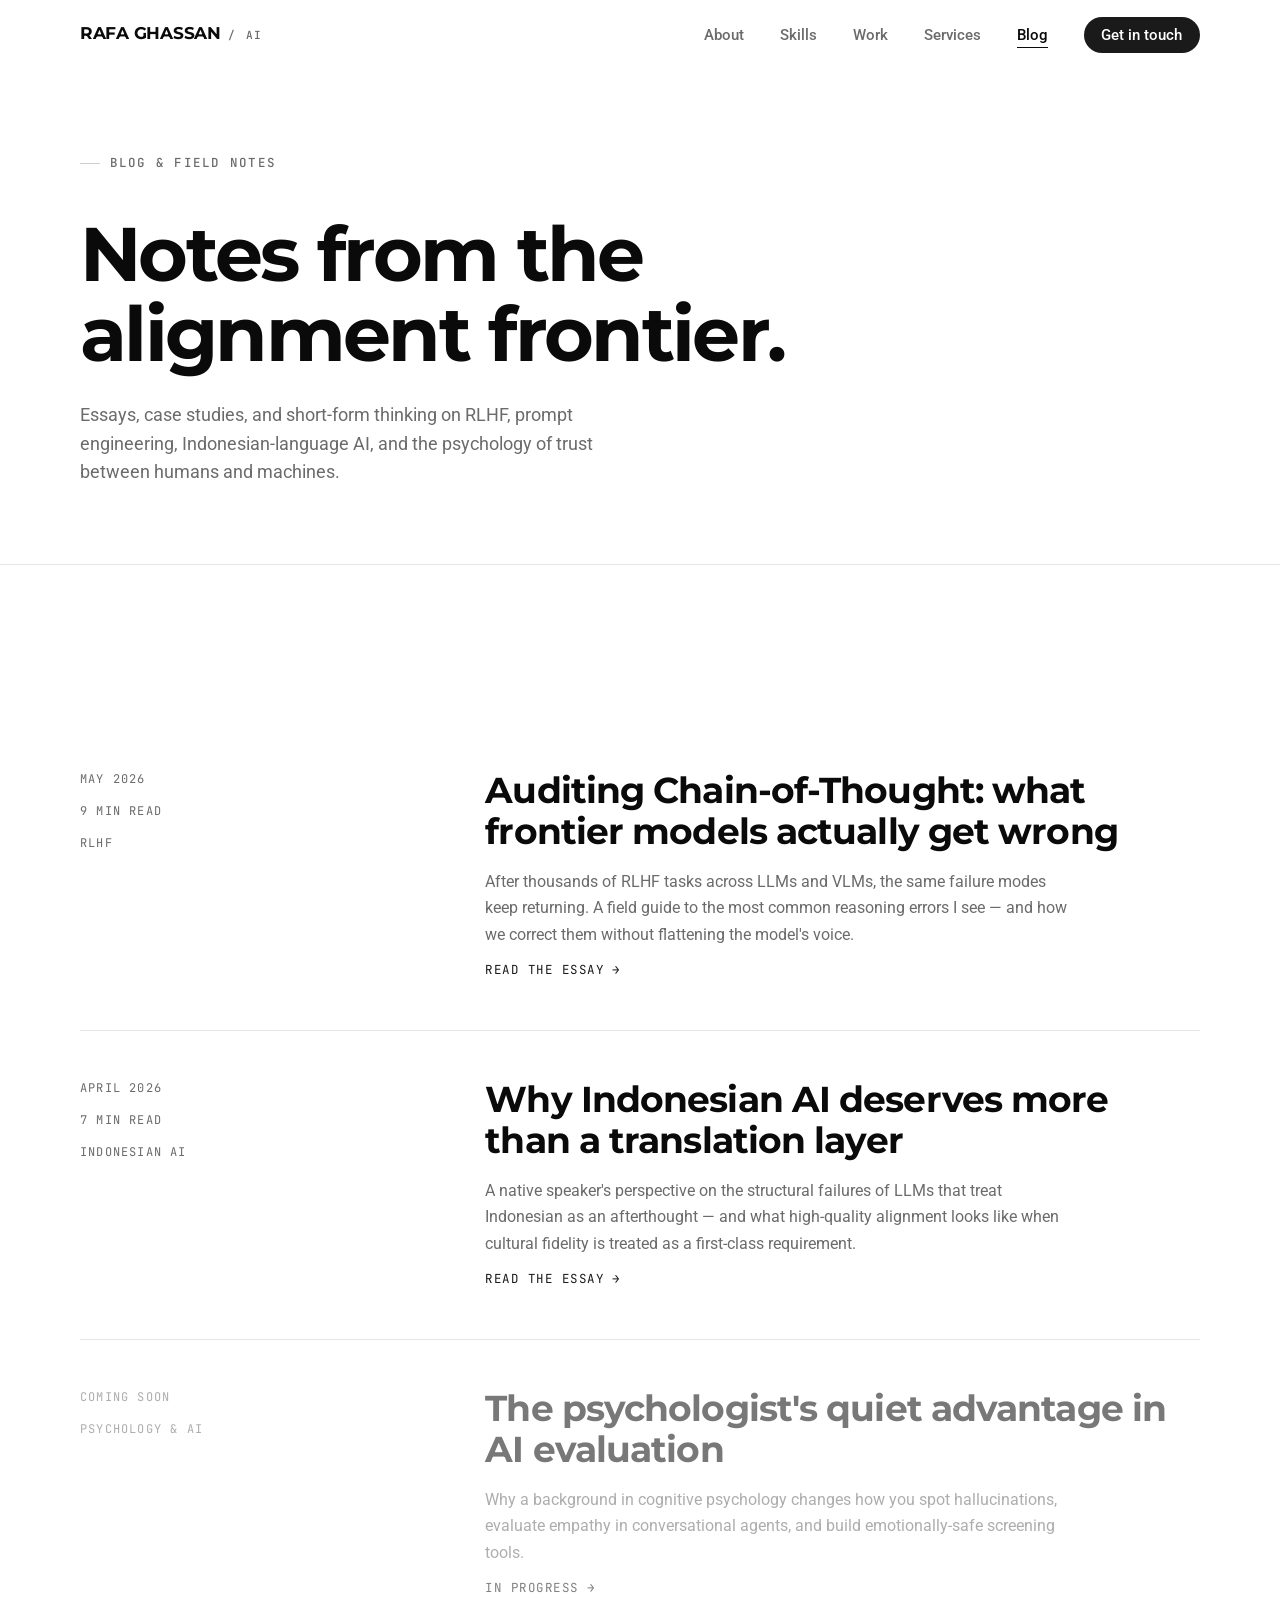
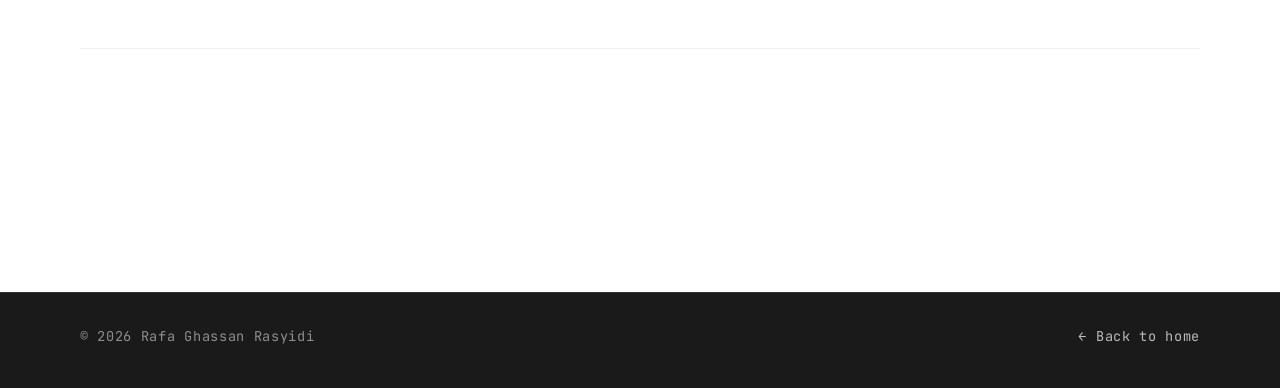
<file: blog/index.html>
<!DOCTYPE html>
<html lang="en">
<head>
<meta charset="UTF-8" />
<meta name="viewport" content="width=device-width, initial-scale=1.0" />
<meta name="description" content="Field notes on RLHF, prompt engineering, Indonesian language AI, and the psychology of human-AI alignment — by Rafa Ghassan Rasyidi." />
<meta name="theme-color" content="#0a0a0a" />
<title>Blog — Rafa Ghassan Rasyidi</title>

<link rel="icon" href="../assets/favicon.svg" type="image/svg+xml" />
<link rel="apple-touch-icon" href="../assets/favicon.svg" />

<meta property="og:type" content="website" />
<meta property="og:url" content="https://your-site.com/blog/" />
<meta property="og:title" content="Blog — Rafa Ghassan Rasyidi" />
<meta property="og:description" content="Field notes on RLHF, prompt engineering, Indonesian language AI, and the psychology of human-AI alignment." />
<meta property="og:image" content="https://your-site.com/assets/og-image.png" />
<meta property="og:image:width" content="1200" />
<meta property="og:image:height" content="630" />
<meta name="twitter:card" content="summary_large_image" />
<meta name="twitter:title" content="Blog — Rafa Ghassan Rasyidi" />
<meta name="twitter:description" content="Field notes on RLHF, prompt engineering, Indonesian language AI." />
<meta name="twitter:image" content="https://your-site.com/assets/og-image.png" />

<link rel="preconnect" href="https://fonts.googleapis.com" />
<link rel="preconnect" href="https://fonts.gstatic.com" crossorigin />
<link rel="preload" as="style" href="https://fonts.googleapis.com/css2?family=Montserrat:ital,wght@0,300;0,400;0,500;0,600;0,700;0,800;1,300;1,400;1,500&family=Roboto:ital,wght@0,300;0,400;0,500;0,700;1,400&family=JetBrains+Mono:wght@400;500&display=swap" />
<link rel="stylesheet" href="https://fonts.googleapis.com/css2?family=Montserrat:ital,wght@0,300;0,400;0,500;0,600;0,700;0,800;1,300;1,400;1,500&family=Roboto:ital,wght@0,300;0,400;0,500;0,700;1,400&family=JetBrains+Mono:wght@400;500&display=swap" media="print" onload="this.media='all'" />
<noscript><link rel="stylesheet" href="https://fonts.googleapis.com/css2?family=Montserrat:ital,wght@0,300;0,400;0,500;0,600;0,700;0,800;1,300;1,400;1,500&family=Roboto:ital,wght@0,300;0,400;0,500;0,700;1,400&family=JetBrains+Mono:wght@400;500&display=swap" /></noscript>

<link rel="stylesheet" href="../assets/styles.css" />
</head>
<body>

<a href="#main" class="skip-link">Skip to content</a>

<header class="nav" id="nav">
  <div class="container nav-inner">
    <a href="../index.html" class="brand" aria-label="Home">
      Rafa Ghassan
      <span class="brand-mark">/ AI</span>
    </a>
    <nav>
      <ul class="nav-links" id="nav-links">
        <li><a href="../index.html#about">About</a></li>
        <li><a href="../index.html#skills">Skills</a></li>
        <li><a href="../index.html#work">Work</a></li>
        <li><a href="../index.html#services">Services</a></li>
        <li><a href="index.html" class="is-active">Blog</a></li>
        <li><a href="../index.html#contact" class="nav-cta">Get in touch</a></li>
      </ul>
    </nav>
    <button class="nav-toggle" id="nav-toggle" aria-label="Toggle menu" aria-expanded="false" aria-controls="nav-links">
      <span></span><span></span>
    </button>
  </div>
</header>

<main id="main">

  <!-- ============================================================
       PAGE HEADER
       ============================================================ -->
  <section class="page-header">
    <div class="container">
      <span class="eyebrow reveal">Blog &amp; Field Notes</span>
      <h1 class="reveal" data-delay="1" style="margin-top: 1.25rem;">Notes from the alignment frontier.</h1>
      <p class="lead reveal" data-delay="2">
        Essays, case studies, and short-form thinking on RLHF, prompt engineering,
        Indonesian-language AI, and the psychology of trust between humans and machines.
      </p>
    </div>
  </section>

  <!-- ============================================================
       BLOG LIST
       To add a new post: copy one of the <article class="blog-card"> blocks
       below, edit the metadata + link, and create a matching HTML file in
       /blog/posts/ using post-template.html as a starting point.
       ============================================================ -->
  <section>
    <div class="container">
      <div class="blog-list">

        <!-- [POST 1] -->
        <article class="blog-card reveal">
          <div class="blog-card-meta">
            <span>May 2026</span>
            <span class="dot" aria-hidden="true"></span>
            <span>9 min read</span>
            <span class="dot" aria-hidden="true"></span>
            <span>RLHF</span>
          </div>
          <div>
            <a href="posts/auditing-chain-of-thought.html" class="blog-card-link">
              <h2>Auditing Chain-of-Thought: what frontier models actually get wrong</h2>
              <p style="margin-top: 1rem;">
                After thousands of RLHF tasks across LLMs and VLMs, the same failure modes keep
                returning. A field guide to the most common reasoning errors I see — and how
                we correct them without flattening the model's voice.
              </p>
              <span class="blog-card-cta">Read the essay</span>
            </a>
          </div>
        </article>

        <!-- [POST 2] -->
        <article class="blog-card reveal" data-delay="1">
          <div class="blog-card-meta">
            <span>April 2026</span>
            <span class="dot" aria-hidden="true"></span>
            <span>7 min read</span>
            <span class="dot" aria-hidden="true"></span>
            <span>Indonesian AI</span>
          </div>
          <div>
            <a href="posts/why-indonesian-ai-needs-native-trainers.html" class="blog-card-link">
              <h2>Why Indonesian AI deserves more than a translation layer</h2>
              <p style="margin-top: 1rem;">
                A native speaker's perspective on the structural failures of LLMs that treat
                Indonesian as an afterthought — and what high-quality alignment looks like when
                cultural fidelity is treated as a first-class requirement.
              </p>
              <span class="blog-card-cta">Read the essay</span>
            </a>
          </div>
        </article>

        <!-- [POST 3 — Coming soon placeholder] -->
        <article class="blog-card reveal" data-delay="2" style="opacity: 0.55;">
          <div class="blog-card-meta">
            <span>Coming soon</span>
            <span class="dot" aria-hidden="true"></span>
            <span>Psychology &amp; AI</span>
          </div>
          <div>
            <h2 style="cursor: default;">The psychologist's quiet advantage in AI evaluation</h2>
            <p style="margin-top: 1rem;">
              Why a background in cognitive psychology changes how you spot hallucinations, evaluate
              empathy in conversational agents, and build emotionally-safe screening tools.
            </p>
            <span class="blog-card-cta" style="cursor: default;">In progress</span>
          </div>
        </article>

      </div>
    </div>
  </section>

</main>

<footer class="footer">
  <div class="container footer-inner">
    <span>© <span data-year>2026</span> Rafa Ghassan Rasyidi</span>
    <span><a href="../index.html">← Back to home</a></span>
  </div>
</footer>

<script src="../assets/main.js" defer></script>
</body>
</html>
</file>
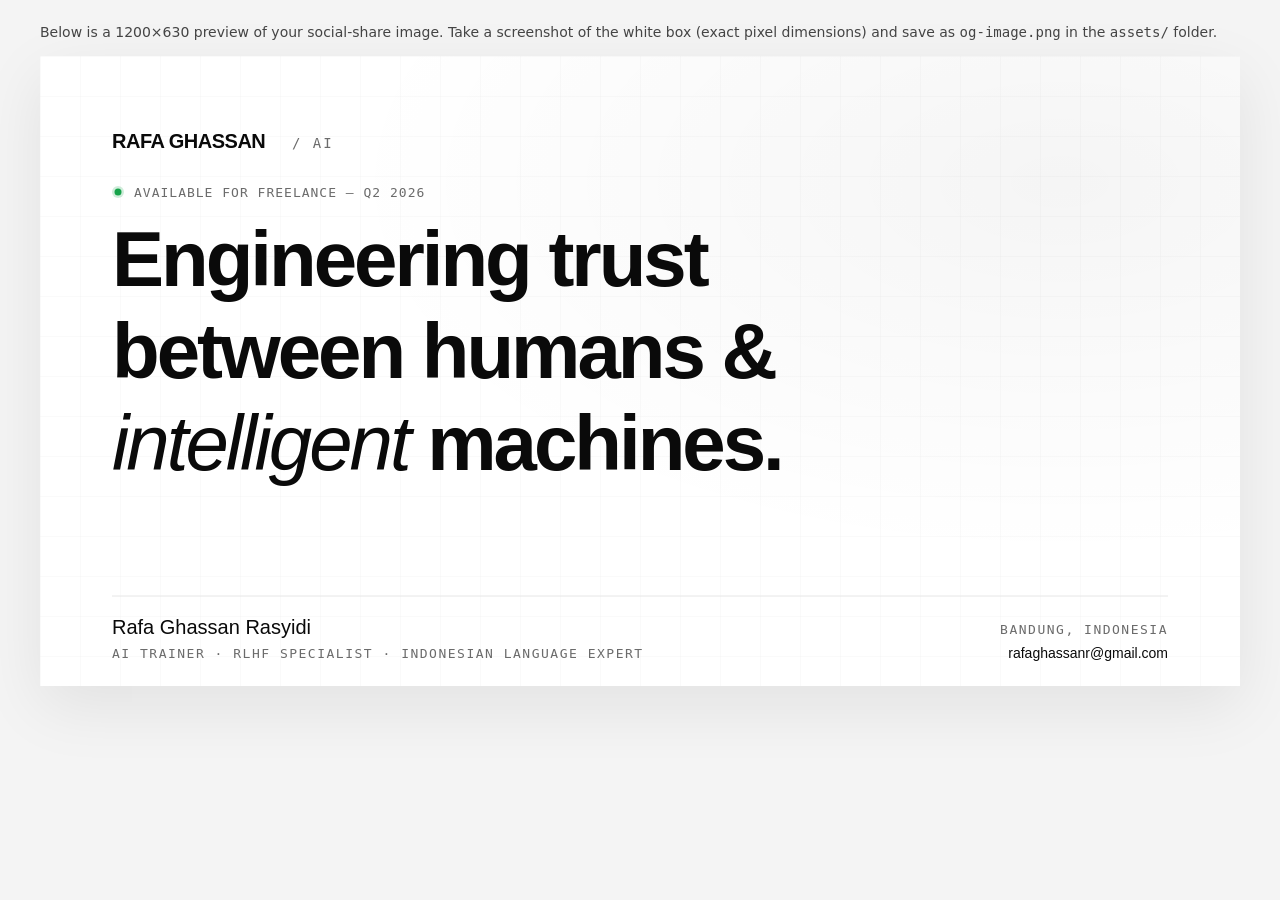
<file: assets/og-preview.html>
<!DOCTYPE html>
<!--
  ============================================================
  OG IMAGE PREVIEW — Use this to generate og-image.png
  ============================================================
  How to convert the SVG OG image to a PNG that LinkedIn / WhatsApp /
  Twitter will reliably display:

  Option A (easiest): Open this file in a browser, then take a
    screenshot of just the box (use a clean tool like macOS
    Cmd+Shift+5 or Windows Snipping Tool, crop to 1200x630).
    Save as `og-image.png` in this folder.

  Option B: Open assets/og-image.svg in any free online converter
    (e.g. cloudconvert.com/svg-to-png), set size to 1200x630, download
    as `og-image.png`, and put in this folder.

  Option C: If you use VS Code or have Inkscape installed, you can
    export og-image.svg to PNG at 1200x630 directly.
  ============================================================
-->
<html lang="en">
<head>
<meta charset="UTF-8" />
<title>OG Image Preview — 1200x630</title>
<style>
  body { margin: 0; padding: 24px; font-family: system-ui, sans-serif; background: #f4f4f4; }
  .info { max-width: 1200px; margin: 0 auto 16px; font-size: 14px; color: #444; }
  .frame {
    width: 1200px; height: 630px;
    margin: 0 auto;
    box-shadow: 0 20px 60px rgba(0,0,0,0.08);
    background: white;
    overflow: hidden;
  }
  .frame img { display: block; width: 100%; height: 100%; }
</style>
</head>
<body>
  <p class="info">
    Below is a 1200×630 preview of your social-share image. Take a screenshot of the
    white box (exact pixel dimensions) and save as <code>og-image.png</code> in the
    <code>assets/</code> folder.
  </p>
  <div class="frame">
    <img src="og-image.svg" alt="OG image preview" />
  </div>
</body>
</html>
</file>
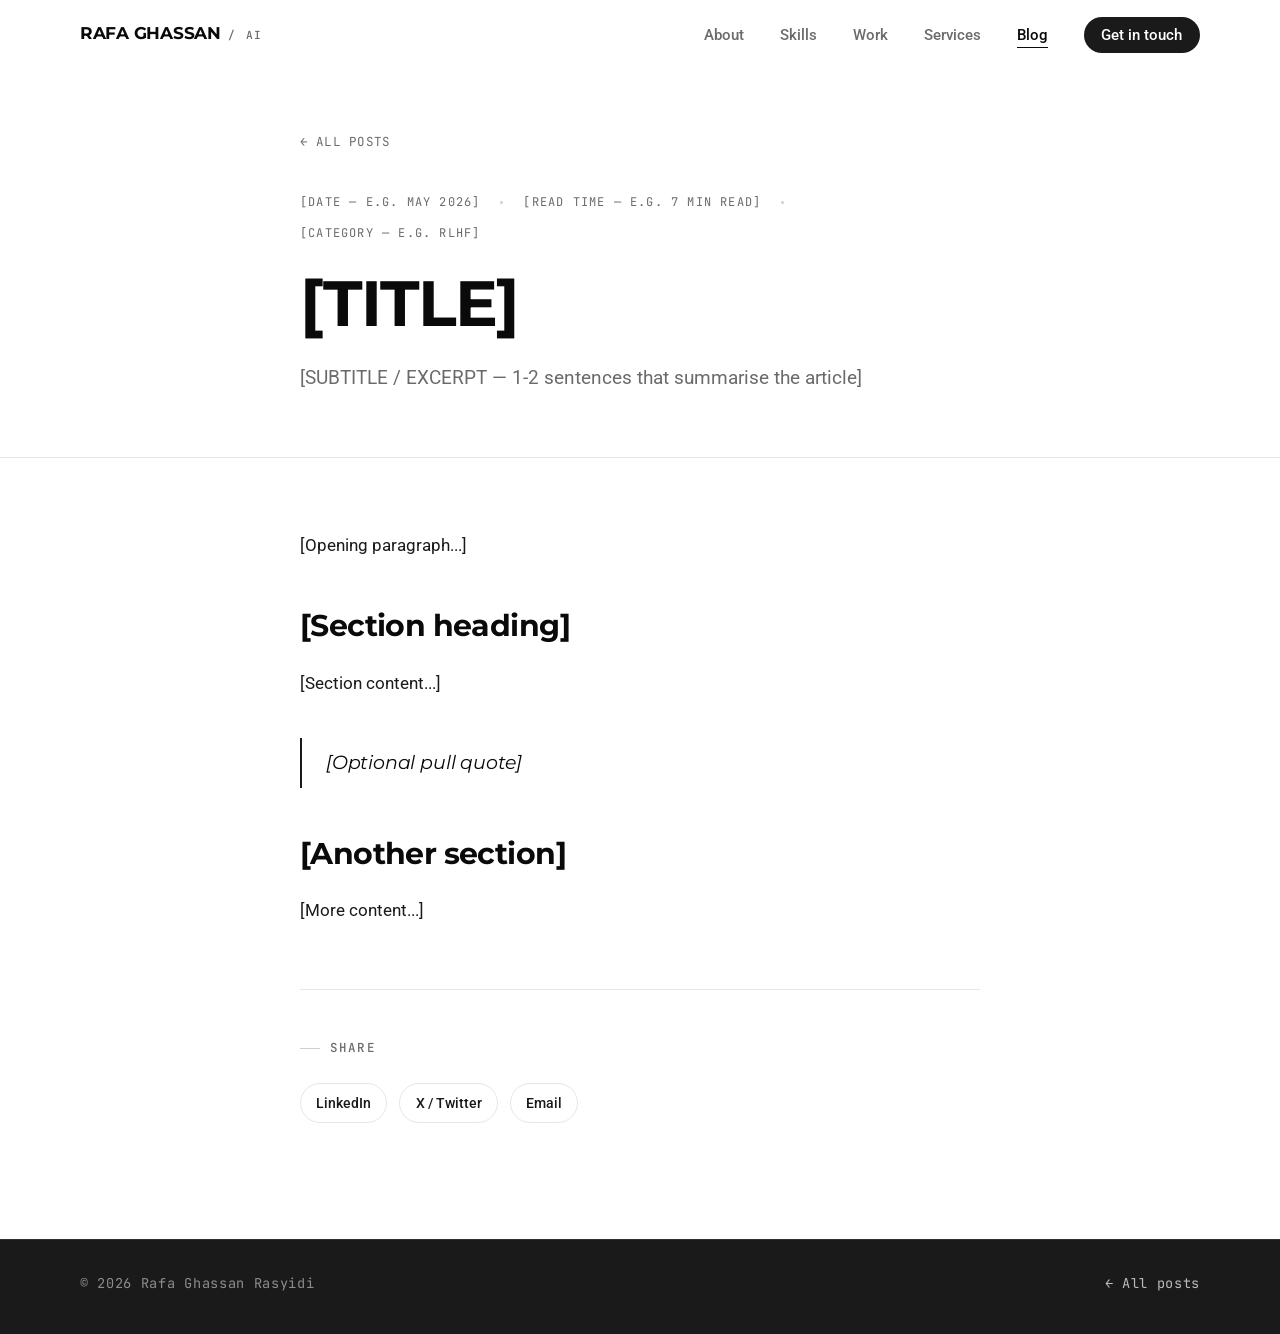
<file: blog/posts/_post-template.html>
<!DOCTYPE html>
<!--
  ============================================================
  POST TEMPLATE — How to add a new blog post
  ============================================================
  1. Copy this file in /blog/posts/ with a new name, e.g.
     "my-new-article.html" (use kebab-case, no spaces).
  2. Replace [TITLE], [DESCRIPTION], [DATE], [READ TIME], [CATEGORY],
     and the article body inside the .prose container.
  3. Open /blog/index.html and add a new <article class="blog-card">
     entry that links to your new file (copy an existing card and edit).
  4. Done — save, commit, and re-deploy.
  ============================================================
-->
<html lang="en">
<head>
<meta charset="UTF-8" />
<meta name="viewport" content="width=device-width, initial-scale=1.0" />
<meta name="description" content="[DESCRIPTION — short summary of the article]" />
<meta name="theme-color" content="#0a0a0a" />
<title>[TITLE] — Rafa Ghassan Rasyidi</title>

<link rel="icon" href="../../assets/favicon.svg" type="image/svg+xml" />
<link rel="apple-touch-icon" href="../../assets/favicon.svg" />

<!-- Update [TITLE], [DESCRIPTION], and the URL slug below -->
<meta property="og:type" content="article" />
<meta property="og:url" content="https://your-site.com/blog/posts/[FILENAME].html" />
<meta property="og:title" content="[TITLE]" />
<meta property="og:description" content="[DESCRIPTION]" />
<meta property="og:image" content="https://your-site.com/assets/og-image.png" />
<meta property="og:image:width" content="1200" />
<meta property="og:image:height" content="630" />
<meta name="twitter:card" content="summary_large_image" />
<meta name="twitter:title" content="[TITLE]" />
<meta name="twitter:description" content="[DESCRIPTION]" />
<meta name="twitter:image" content="https://your-site.com/assets/og-image.png" />

<link rel="preconnect" href="https://fonts.googleapis.com" />
<link rel="preconnect" href="https://fonts.gstatic.com" crossorigin />
<link rel="preload" as="style" href="https://fonts.googleapis.com/css2?family=Montserrat:ital,wght@0,300;0,400;0,500;0,600;0,700;0,800;1,300;1,400;1,500&family=Roboto:ital,wght@0,300;0,400;0,500;0,700;1,400&family=JetBrains+Mono:wght@400;500&display=swap" />
<link rel="stylesheet" href="https://fonts.googleapis.com/css2?family=Montserrat:ital,wght@0,300;0,400;0,500;0,600;0,700;0,800;1,300;1,400;1,500&family=Roboto:ital,wght@0,300;0,400;0,500;0,700;1,400&family=JetBrains+Mono:wght@400;500&display=swap" media="print" onload="this.media='all'" />
<noscript><link rel="stylesheet" href="https://fonts.googleapis.com/css2?family=Montserrat:ital,wght@0,300;0,400;0,500;0,600;0,700;0,800;1,300;1,400;1,500&family=Roboto:ital,wght@0,300;0,400;0,500;0,700;1,400&family=JetBrains+Mono:wght@400;500&display=swap" /></noscript>

<link rel="stylesheet" href="../../assets/styles.css" />
</head>
<body>

<a href="#main" class="skip-link">Skip to content</a>

<header class="nav" id="nav">
  <div class="container nav-inner">
    <a href="../../index.html" class="brand" aria-label="Home">
      Rafa Ghassan
      <span class="brand-mark">/ AI</span>
    </a>
    <nav>
      <ul class="nav-links" id="nav-links">
        <li><a href="../../index.html#about">About</a></li>
        <li><a href="../../index.html#skills">Skills</a></li>
        <li><a href="../../index.html#work">Work</a></li>
        <li><a href="../../index.html#services">Services</a></li>
        <li><a href="../index.html" class="is-active">Blog</a></li>
        <li><a href="../../index.html#contact" class="nav-cta">Get in touch</a></li>
      </ul>
    </nav>
    <button class="nav-toggle" id="nav-toggle" aria-label="Toggle menu" aria-expanded="false" aria-controls="nav-links">
      <span></span><span></span>
    </button>
  </div>
</header>

<main id="main">

  <article>
    <header class="article-header">
      <div class="container-narrow">
        <a href="../index.html" class="article-back">All posts</a>
        <div class="article-meta">
          <span>[DATE — e.g. May 2026]</span>
          <span class="dot" aria-hidden="true"></span>
          <span>[READ TIME — e.g. 7 min read]</span>
          <span class="dot" aria-hidden="true"></span>
          <span>[CATEGORY — e.g. RLHF]</span>
        </div>
        <h1>[TITLE]</h1>
        <p class="lead">
          [SUBTITLE / EXCERPT — 1-2 sentences that summarise the article]
        </p>
      </div>
    </header>

    <section class="article-body">
      <div class="container-narrow">
        <div class="prose">

          <!-- WRITE YOUR ARTICLE HERE.
               Use:
                 <p>...</p>                  for paragraphs
                 <h2>...</h2>                for major sections
                 <h3>...</h3>                for sub-sections
                 <strong>...</strong>        for bold
                 <em>...</em>                for italic
                 <a href="...">...</a>       for links
                 <ul><li>...</li></ul>       for bullet lists
                 <ol><li>...</li></ol>       for numbered lists
                 <blockquote>...</blockquote> for pull quotes
                 <code>...</code>            for inline code
                 <hr />                      for horizontal divider
          -->

          <p>
            [Opening paragraph...]
          </p>

          <h2>[Section heading]</h2>
          <p>
            [Section content...]
          </p>

          <blockquote>
            [Optional pull quote]
          </blockquote>

          <h2>[Another section]</h2>
          <p>
            [More content...]
          </p>

        </div>

        <div class="container-narrow article-footer" style="padding-left: 0; padding-right: 0;">
          <span class="eyebrow">Share</span>
          <div class="article-share">
            <a href="#" target="_blank" rel="noopener">LinkedIn</a>
            <a href="#" target="_blank" rel="noopener">X / Twitter</a>
            <a href="#">Email</a>
          </div>
        </div>
      </div>
    </section>
  </article>

</main>

<footer class="footer">
  <div class="container footer-inner">
    <span>© <span data-year>2026</span> Rafa Ghassan Rasyidi</span>
    <span><a href="../index.html">← All posts</a></span>
  </div>
</footer>

<script src="../../assets/main.js" defer></script>
</body>
</html>
</file>
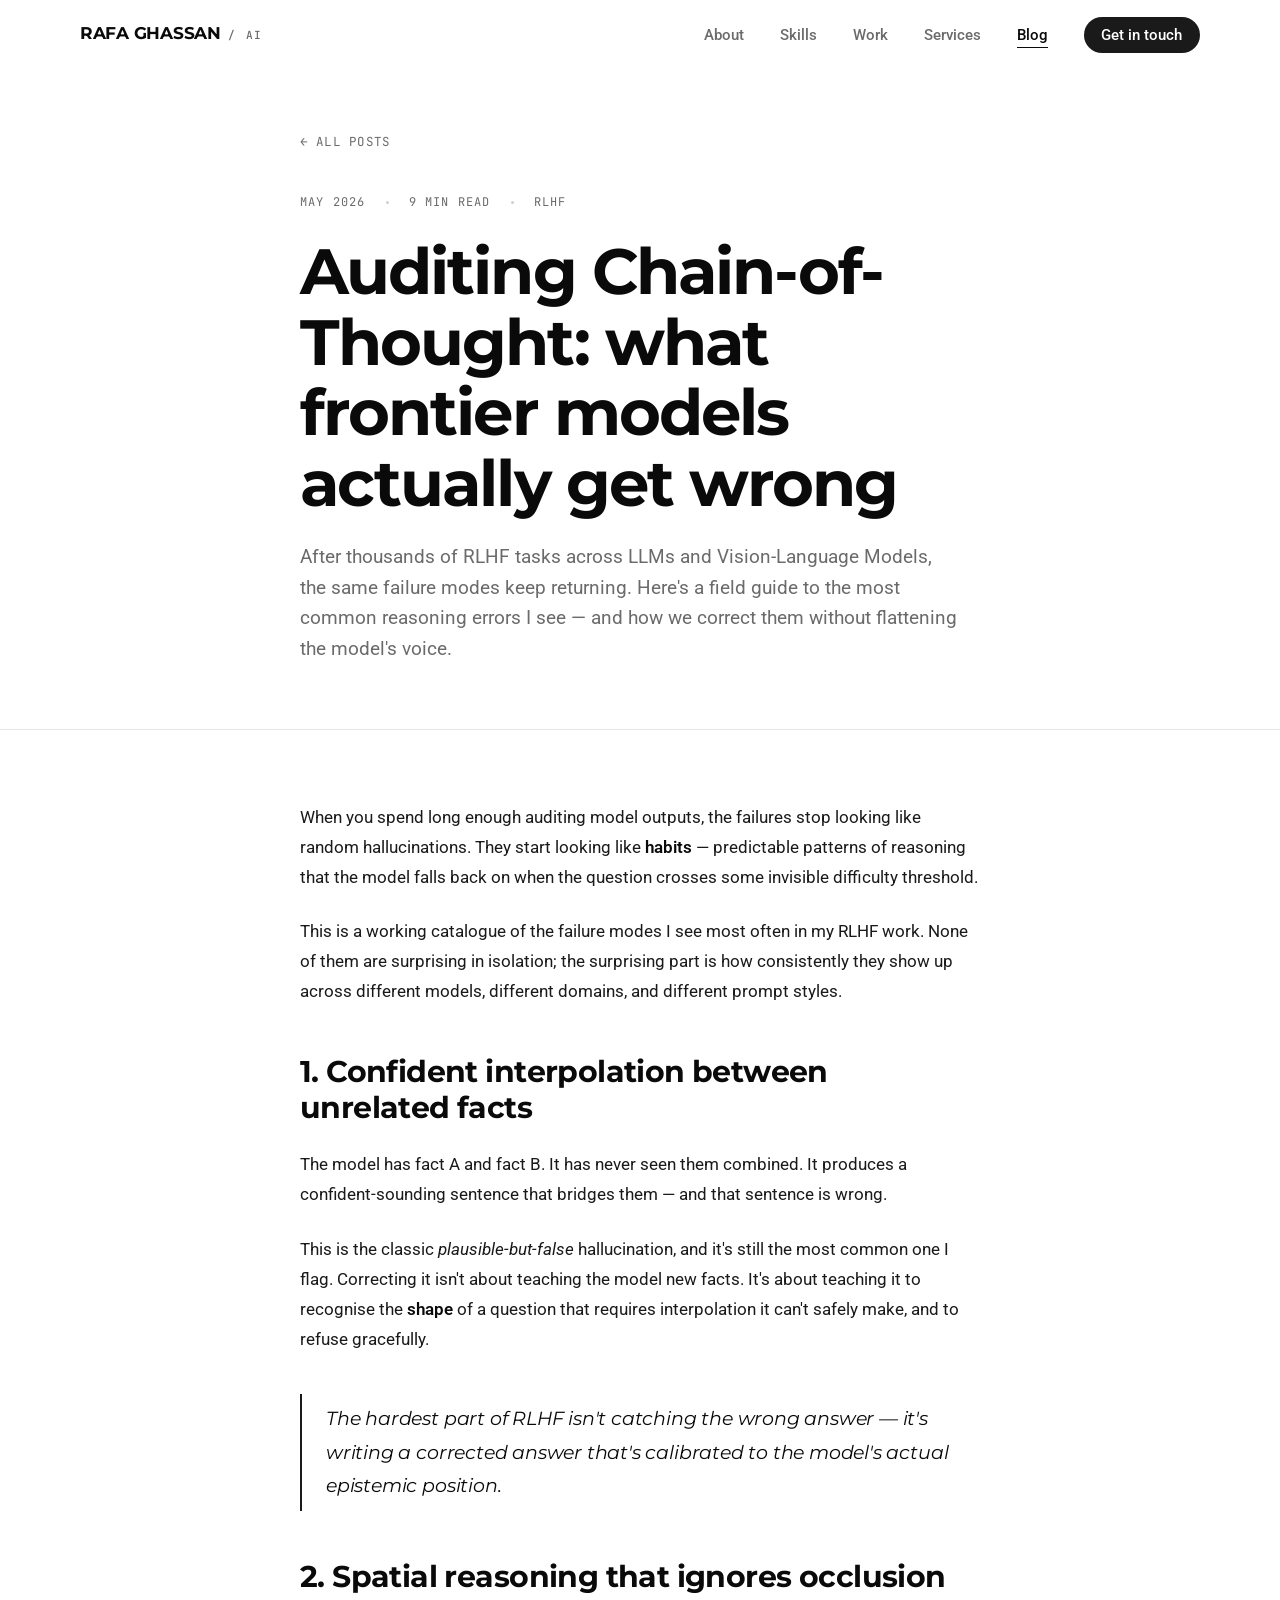
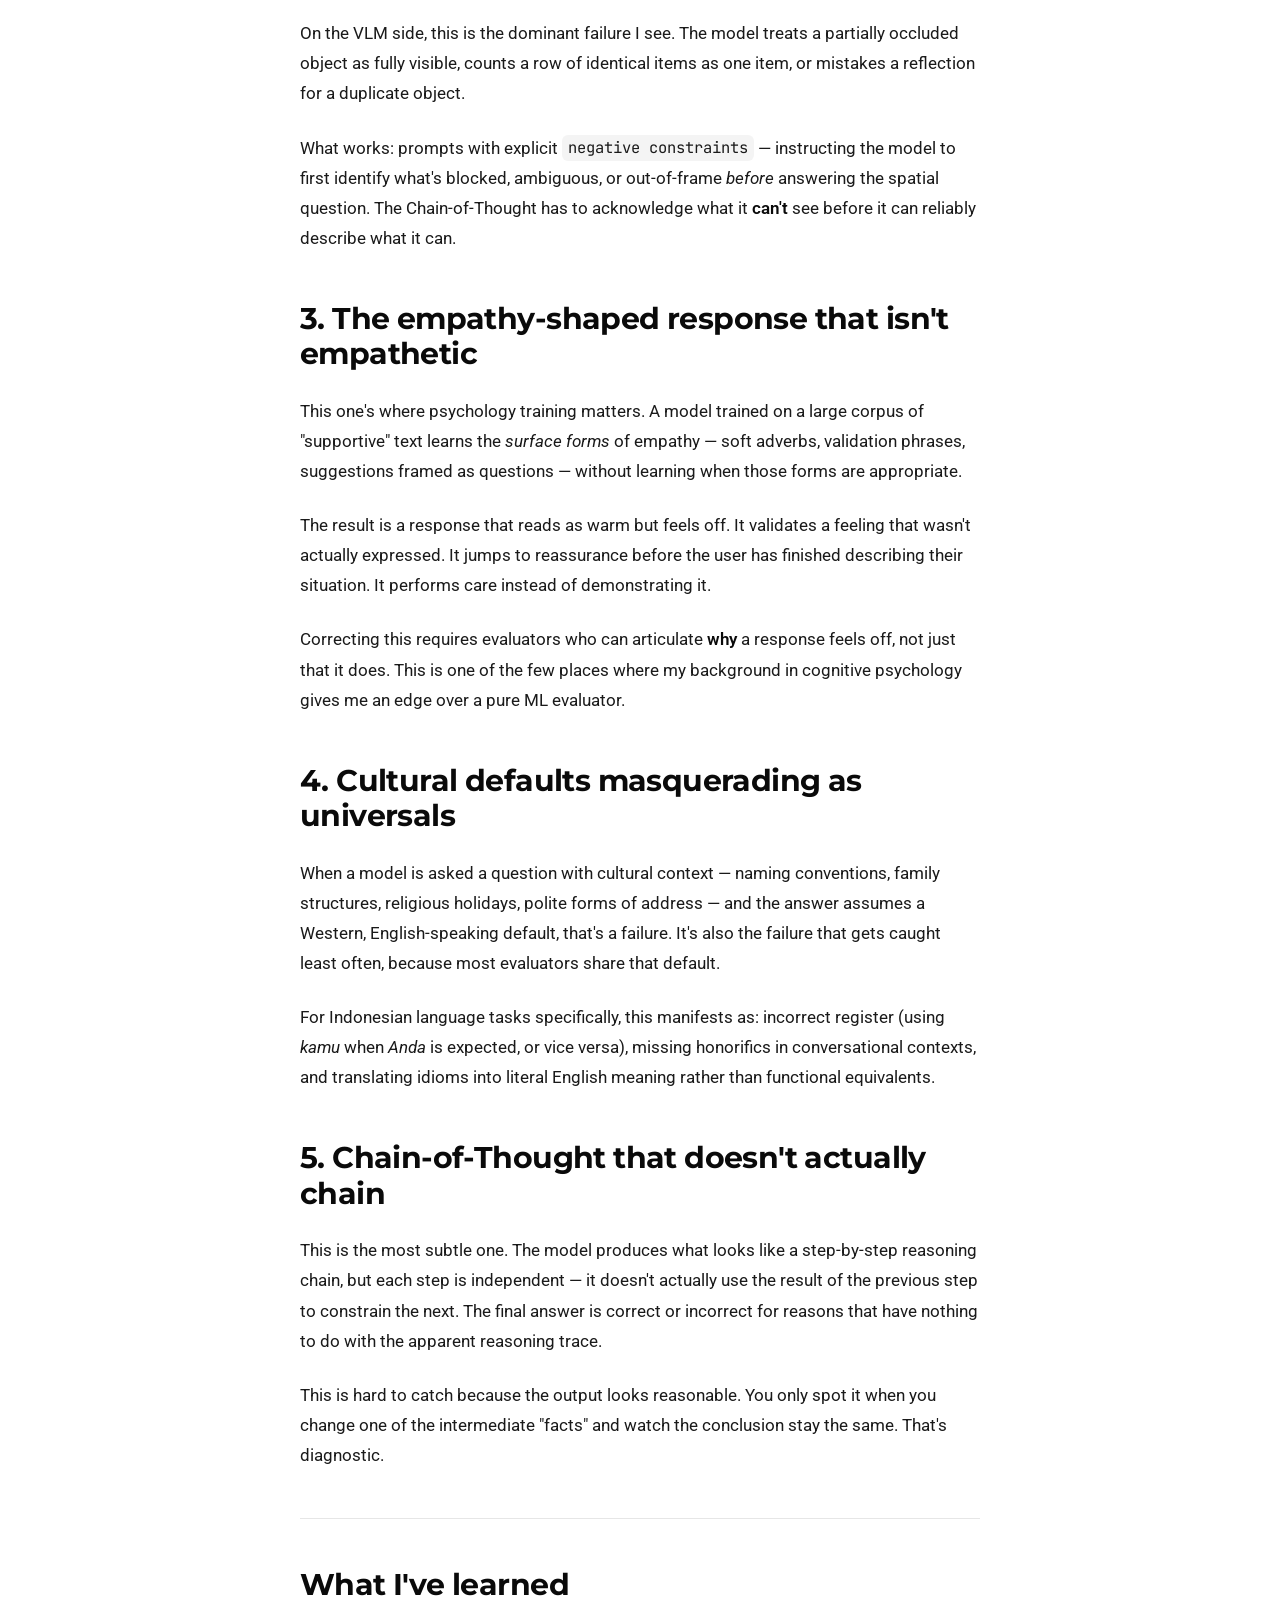
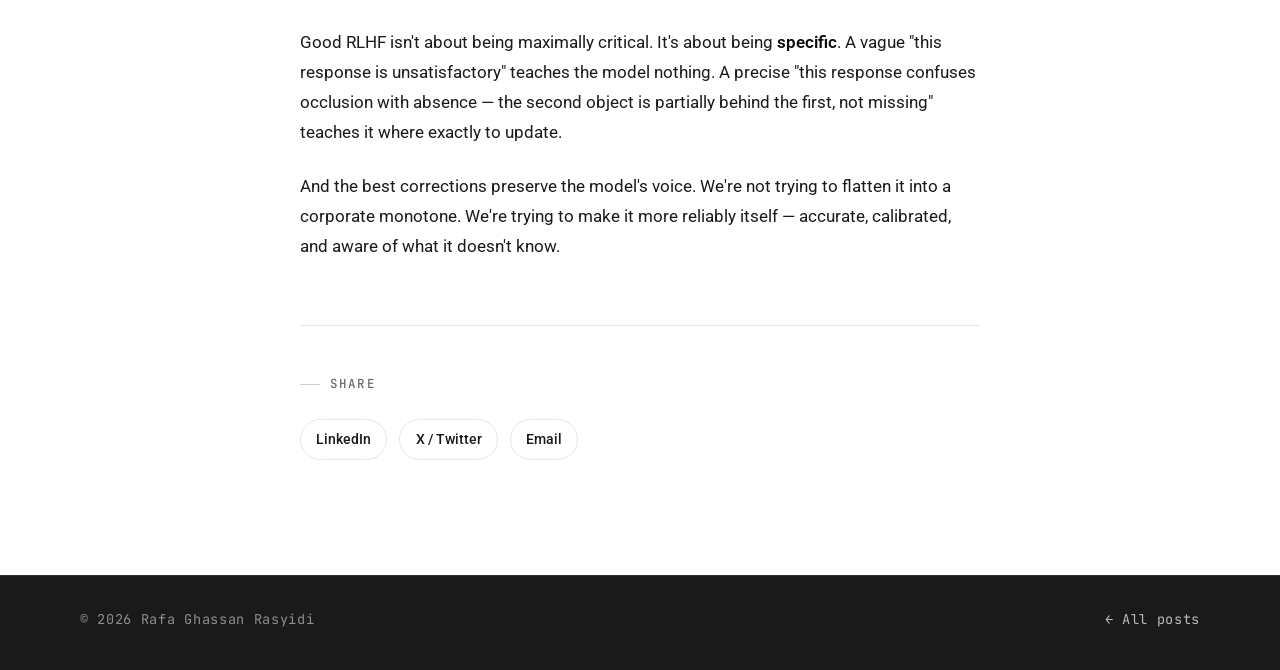
<file: blog/posts/auditing-chain-of-thought.html>
<!DOCTYPE html>
<html lang="en">
<head>
<meta charset="UTF-8" />
<meta name="viewport" content="width=device-width, initial-scale=1.0" />
<meta name="description" content="A field guide to the recurring Chain-of-Thought failure modes I see in RLHF work — and how to correct them without flattening the model's voice." />
<meta name="theme-color" content="#0a0a0a" />
<title>Auditing Chain-of-Thought — Rafa Ghassan Rasyidi</title>

<link rel="icon" href="../../assets/favicon.svg" type="image/svg+xml" />
<link rel="apple-touch-icon" href="../../assets/favicon.svg" />

<meta property="og:type" content="article" />
<meta property="og:url" content="https://your-site.com/blog/posts/auditing-chain-of-thought.html" />
<meta property="og:title" content="Auditing Chain-of-Thought: what frontier models actually get wrong" />
<meta property="og:description" content="A field guide to the recurring Chain-of-Thought failure modes I see in RLHF work — and how to correct them without flattening the model's voice." />
<meta property="og:image" content="https://your-site.com/assets/og-image.png" />
<meta property="og:image:width" content="1200" />
<meta property="og:image:height" content="630" />
<meta name="twitter:card" content="summary_large_image" />
<meta name="twitter:title" content="Auditing Chain-of-Thought" />
<meta name="twitter:description" content="A field guide to the recurring Chain-of-Thought failure modes in RLHF work." />
<meta name="twitter:image" content="https://your-site.com/assets/og-image.png" />

<link rel="preconnect" href="https://fonts.googleapis.com" />
<link rel="preconnect" href="https://fonts.gstatic.com" crossorigin />
<link rel="preload" as="style" href="https://fonts.googleapis.com/css2?family=Montserrat:ital,wght@0,300;0,400;0,500;0,600;0,700;0,800;1,300;1,400;1,500&family=Roboto:ital,wght@0,300;0,400;0,500;0,700;1,400&family=JetBrains+Mono:wght@400;500&display=swap" />
<link rel="stylesheet" href="https://fonts.googleapis.com/css2?family=Montserrat:ital,wght@0,300;0,400;0,500;0,600;0,700;0,800;1,300;1,400;1,500&family=Roboto:ital,wght@0,300;0,400;0,500;0,700;1,400&family=JetBrains+Mono:wght@400;500&display=swap" media="print" onload="this.media='all'" />
<noscript><link rel="stylesheet" href="https://fonts.googleapis.com/css2?family=Montserrat:ital,wght@0,300;0,400;0,500;0,600;0,700;0,800;1,300;1,400;1,500&family=Roboto:ital,wght@0,300;0,400;0,500;0,700;1,400&family=JetBrains+Mono:wght@400;500&display=swap" /></noscript>

<link rel="stylesheet" href="../../assets/styles.css" />
</head>
<body>

<a href="#main" class="skip-link">Skip to content</a>

<header class="nav" id="nav">
  <div class="container nav-inner">
    <a href="../../index.html" class="brand" aria-label="Home">
      Rafa Ghassan
      <span class="brand-mark">/ AI</span>
    </a>
    <nav>
      <ul class="nav-links" id="nav-links">
        <li><a href="../../index.html#about">About</a></li>
        <li><a href="../../index.html#skills">Skills</a></li>
        <li><a href="../../index.html#work">Work</a></li>
        <li><a href="../../index.html#services">Services</a></li>
        <li><a href="../index.html" class="is-active">Blog</a></li>
        <li><a href="../../index.html#contact" class="nav-cta">Get in touch</a></li>
      </ul>
    </nav>
    <button class="nav-toggle" id="nav-toggle" aria-label="Toggle menu" aria-expanded="false" aria-controls="nav-links">
      <span></span><span></span>
    </button>
  </div>
</header>

<main id="main">

  <!-- ============================================================
       ARTICLE HEADER
       Replace [TITLE] / [DATE] / [READ TIME] / [CATEGORY] below.
       ============================================================ -->
  <article>
    <header class="article-header">
      <div class="container-narrow">
        <a href="../index.html" class="article-back">All posts</a>
        <div class="article-meta">
          <span>May 2026</span>
          <span class="dot" aria-hidden="true"></span>
          <span>9 min read</span>
          <span class="dot" aria-hidden="true"></span>
          <span>RLHF</span>
        </div>
        <h1>Auditing Chain-of-Thought: what frontier models actually get wrong</h1>
        <p class="lead">
          After thousands of RLHF tasks across LLMs and Vision-Language Models,
          the same failure modes keep returning. Here's a field guide to the most
          common reasoning errors I see — and how we correct them without flattening
          the model's voice.
        </p>
      </div>
    </header>

    <!-- ============================================================
         ARTICLE BODY
         Edit the prose inside the .prose container below.
         Add headings (h2, h3), lists, blockquotes, links freely.
         ============================================================ -->
    <section class="article-body">
      <div class="container-narrow">
        <div class="prose">
          <p>
            When you spend long enough auditing model outputs, the failures stop looking like
            random hallucinations. They start looking like <strong>habits</strong> — predictable
            patterns of reasoning that the model falls back on when the question crosses some
            invisible difficulty threshold.
          </p>
          <p>
            This is a working catalogue of the failure modes I see most often in my RLHF work.
            None of them are surprising in isolation; the surprising part is how consistently
            they show up across different models, different domains, and different prompt styles.
          </p>

          <h2>1. Confident interpolation between unrelated facts</h2>
          <p>
            The model has fact A and fact B. It has never seen them combined. It produces a
            confident-sounding sentence that bridges them — and that sentence is wrong.
          </p>
          <p>
            This is the classic <em>plausible-but-false</em> hallucination, and it's still the
            most common one I flag. Correcting it isn't about teaching the model new facts. It's
            about teaching it to recognise the <strong>shape</strong> of a question that requires
            interpolation it can't safely make, and to refuse gracefully.
          </p>

          <blockquote>
            The hardest part of RLHF isn't catching the wrong answer — it's writing a corrected
            answer that's calibrated to the model's actual epistemic position.
          </blockquote>

          <h2>2. Spatial reasoning that ignores occlusion</h2>
          <p>
            On the VLM side, this is the dominant failure I see. The model treats a partially
            occluded object as fully visible, counts a row of identical items as one item, or
            mistakes a reflection for a duplicate object.
          </p>
          <p>
            What works: prompts with explicit <code>negative constraints</code> — instructing the
            model to first identify what's blocked, ambiguous, or out-of-frame <em>before</em>
            answering the spatial question. The Chain-of-Thought has to acknowledge what it
            <strong>can't</strong> see before it can reliably describe what it can.
          </p>

          <h2>3. The empathy-shaped response that isn't empathetic</h2>
          <p>
            This one's where psychology training matters. A model trained on a large corpus of
            "supportive" text learns the <em>surface forms</em> of empathy — soft adverbs,
            validation phrases, suggestions framed as questions — without learning when those
            forms are appropriate.
          </p>
          <p>
            The result is a response that reads as warm but feels off. It validates a feeling
            that wasn't actually expressed. It jumps to reassurance before the user has finished
            describing their situation. It performs care instead of demonstrating it.
          </p>
          <p>
            Correcting this requires evaluators who can articulate <strong>why</strong> a response
            feels off, not just that it does. This is one of the few places where my background
            in cognitive psychology gives me an edge over a pure ML evaluator.
          </p>

          <h2>4. Cultural defaults masquerading as universals</h2>
          <p>
            When a model is asked a question with cultural context — naming conventions, family
            structures, religious holidays, polite forms of address — and the answer assumes a
            Western, English-speaking default, that's a failure. It's also the failure that gets
            caught least often, because most evaluators share that default.
          </p>
          <p>
            For Indonesian language tasks specifically, this manifests as: incorrect register
            (using <em>kamu</em> when <em>Anda</em> is expected, or vice versa), missing honorifics
            in conversational contexts, and translating idioms into literal English meaning rather
            than functional equivalents.
          </p>

          <h2>5. Chain-of-Thought that doesn't actually chain</h2>
          <p>
            This is the most subtle one. The model produces what looks like a step-by-step
            reasoning chain, but each step is independent — it doesn't actually use the result
            of the previous step to constrain the next. The final answer is correct or incorrect
            for reasons that have nothing to do with the apparent reasoning trace.
          </p>
          <p>
            This is hard to catch because the output looks reasonable. You only spot it when
            you change one of the intermediate "facts" and watch the conclusion stay the same.
            That's diagnostic.
          </p>

          <hr />

          <h2>What I've learned</h2>
          <p>
            Good RLHF isn't about being maximally critical. It's about being <strong>specific</strong>.
            A vague "this response is unsatisfactory" teaches the model nothing. A precise
            "this response confuses occlusion with absence — the second object is partially behind
            the first, not missing" teaches it where exactly to update.
          </p>
          <p>
            And the best corrections preserve the model's voice. We're not trying to flatten it
            into a corporate monotone. We're trying to make it more reliably itself — accurate,
            calibrated, and aware of what it doesn't know.
          </p>
        </div>

        <!-- ============================================================
             ARTICLE FOOTER
             ============================================================ -->
        <div class="container-narrow article-footer" style="padding-left: 0; padding-right: 0;">
          <span class="eyebrow">Share</span>
          <div class="article-share">
            <a href="https://www.linkedin.com/sharing/share-offsite/?url=https://your-site.com/blog/posts/auditing-chain-of-thought.html" target="_blank" rel="noopener">LinkedIn</a>
            <a href="https://twitter.com/intent/tweet?text=Auditing%20Chain-of-Thought%3A%20what%20frontier%20models%20actually%20get%20wrong&url=https://your-site.com/blog/posts/auditing-chain-of-thought.html" target="_blank" rel="noopener">X / Twitter</a>
            <a href="mailto:?subject=Auditing%20Chain-of-Thought&body=https://your-site.com/blog/posts/auditing-chain-of-thought.html">Email</a>
          </div>
        </div>
      </div>
    </section>
  </article>

</main>

<footer class="footer">
  <div class="container footer-inner">
    <span>© <span data-year>2026</span> Rafa Ghassan Rasyidi</span>
    <span><a href="../index.html">← All posts</a></span>
  </div>
</footer>

<script src="../../assets/main.js" defer></script>
</body>
</html>
</file>
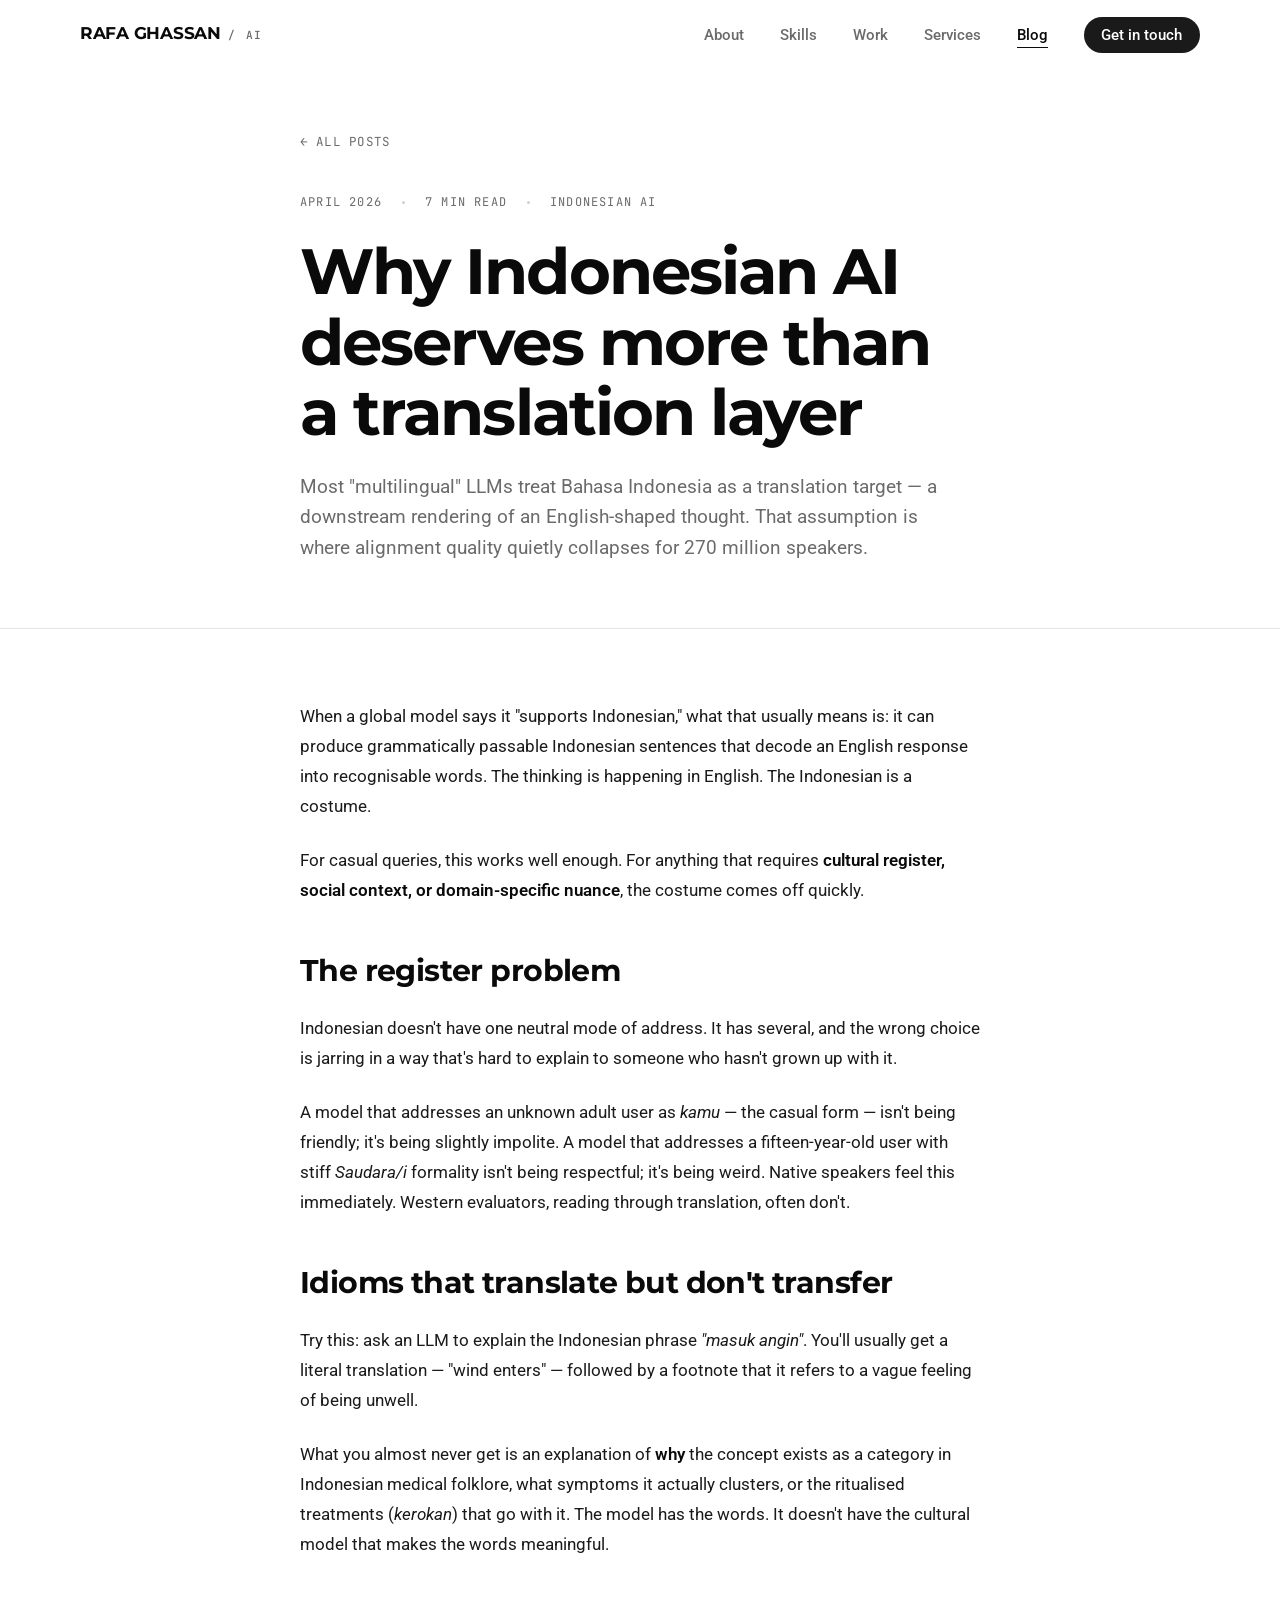
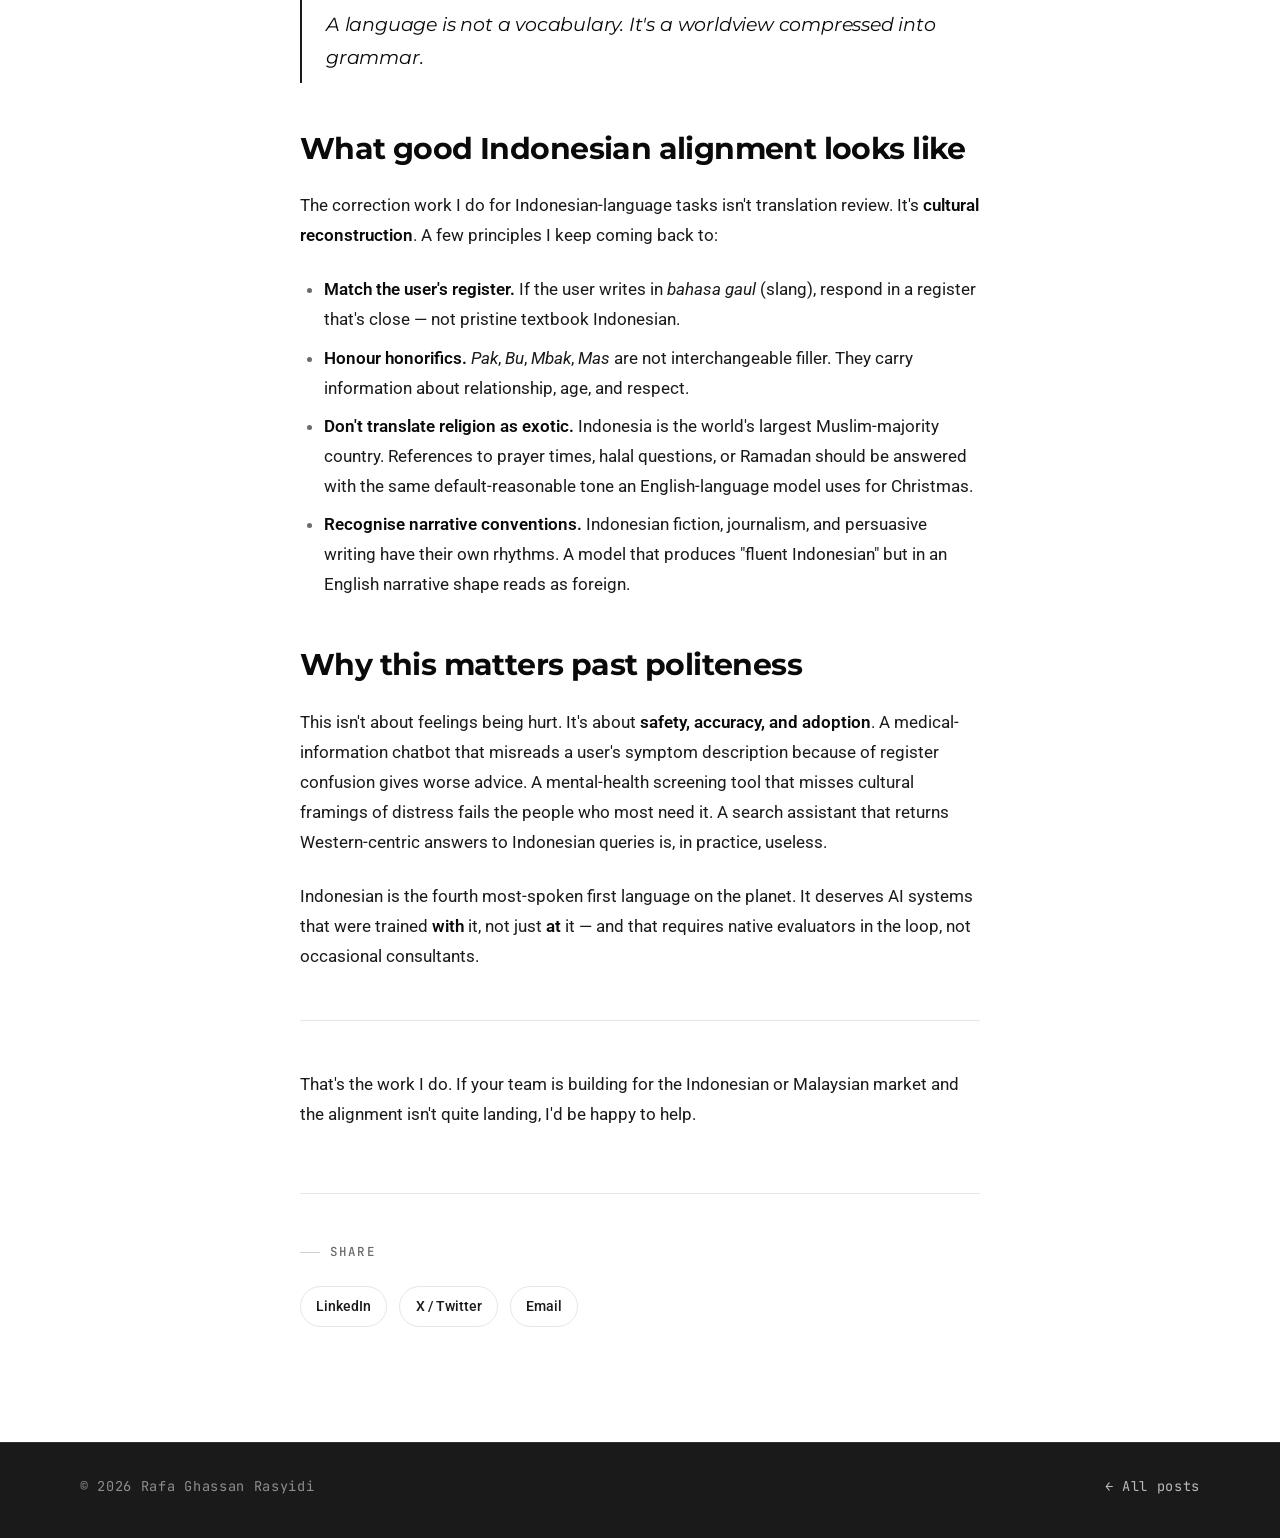
<file: blog/posts/why-indonesian-ai-needs-native-trainers.html>
<!DOCTYPE html>
<html lang="en">
<head>
<meta charset="UTF-8" />
<meta name="viewport" content="width=device-width, initial-scale=1.0" />
<meta name="description" content="A native speaker's perspective on the structural failures of LLMs that treat Indonesian as an afterthought." />
<meta name="theme-color" content="#0a0a0a" />
<title>Why Indonesian AI deserves more than a translation layer — Rafa Ghassan Rasyidi</title>

<link rel="icon" href="../../assets/favicon.svg" type="image/svg+xml" />
<link rel="apple-touch-icon" href="../../assets/favicon.svg" />

<meta property="og:type" content="article" />
<meta property="og:url" content="https://your-site.com/blog/posts/why-indonesian-ai-needs-native-trainers.html" />
<meta property="og:title" content="Why Indonesian AI deserves more than a translation layer" />
<meta property="og:description" content="A native speaker's perspective on the structural failures of LLMs that treat Indonesian as an afterthought." />
<meta property="og:image" content="https://your-site.com/assets/og-image.png" />
<meta property="og:image:width" content="1200" />
<meta property="og:image:height" content="630" />
<meta name="twitter:card" content="summary_large_image" />
<meta name="twitter:title" content="Why Indonesian AI deserves more than a translation layer" />
<meta name="twitter:description" content="A native speaker's perspective on Indonesian-language LLMs." />
<meta name="twitter:image" content="https://your-site.com/assets/og-image.png" />

<link rel="preconnect" href="https://fonts.googleapis.com" />
<link rel="preconnect" href="https://fonts.gstatic.com" crossorigin />
<link rel="preload" as="style" href="https://fonts.googleapis.com/css2?family=Montserrat:ital,wght@0,300;0,400;0,500;0,600;0,700;0,800;1,300;1,400;1,500&family=Roboto:ital,wght@0,300;0,400;0,500;0,700;1,400&family=JetBrains+Mono:wght@400;500&display=swap" />
<link rel="stylesheet" href="https://fonts.googleapis.com/css2?family=Montserrat:ital,wght@0,300;0,400;0,500;0,600;0,700;0,800;1,300;1,400;1,500&family=Roboto:ital,wght@0,300;0,400;0,500;0,700;1,400&family=JetBrains+Mono:wght@400;500&display=swap" media="print" onload="this.media='all'" />
<noscript><link rel="stylesheet" href="https://fonts.googleapis.com/css2?family=Montserrat:ital,wght@0,300;0,400;0,500;0,600;0,700;0,800;1,300;1,400;1,500&family=Roboto:ital,wght@0,300;0,400;0,500;0,700;1,400&family=JetBrains+Mono:wght@400;500&display=swap" /></noscript>

<link rel="stylesheet" href="../../assets/styles.css" />
</head>
<body>

<a href="#main" class="skip-link">Skip to content</a>

<header class="nav" id="nav">
  <div class="container nav-inner">
    <a href="../../index.html" class="brand" aria-label="Home">
      Rafa Ghassan
      <span class="brand-mark">/ AI</span>
    </a>
    <nav>
      <ul class="nav-links" id="nav-links">
        <li><a href="../../index.html#about">About</a></li>
        <li><a href="../../index.html#skills">Skills</a></li>
        <li><a href="../../index.html#work">Work</a></li>
        <li><a href="../../index.html#services">Services</a></li>
        <li><a href="../index.html" class="is-active">Blog</a></li>
        <li><a href="../../index.html#contact" class="nav-cta">Get in touch</a></li>
      </ul>
    </nav>
    <button class="nav-toggle" id="nav-toggle" aria-label="Toggle menu" aria-expanded="false" aria-controls="nav-links">
      <span></span><span></span>
    </button>
  </div>
</header>

<main id="main">

  <article>
    <header class="article-header">
      <div class="container-narrow">
        <a href="../index.html" class="article-back">All posts</a>
        <div class="article-meta">
          <span>April 2026</span>
          <span class="dot" aria-hidden="true"></span>
          <span>7 min read</span>
          <span class="dot" aria-hidden="true"></span>
          <span>Indonesian AI</span>
        </div>
        <h1>Why Indonesian AI deserves more than a translation layer</h1>
        <p class="lead">
          Most "multilingual" LLMs treat Bahasa Indonesia as a translation target —
          a downstream rendering of an English-shaped thought. That assumption is
          where alignment quality quietly collapses for 270 million speakers.
        </p>
      </div>
    </header>

    <section class="article-body">
      <div class="container-narrow">
        <div class="prose">
          <p>
            When a global model says it "supports Indonesian," what that usually means is:
            it can produce grammatically passable Indonesian sentences that decode an English
            response into recognisable words. The thinking is happening in English. The
            Indonesian is a costume.
          </p>
          <p>
            For casual queries, this works well enough. For anything that requires <strong>cultural
            register, social context, or domain-specific nuance</strong>, the costume comes off
            quickly.
          </p>

          <h2>The register problem</h2>
          <p>
            Indonesian doesn't have one neutral mode of address. It has several, and the wrong
            choice is jarring in a way that's hard to explain to someone who hasn't grown up with it.
          </p>
          <p>
            A model that addresses an unknown adult user as <em>kamu</em> — the casual form —
            isn't being friendly; it's being slightly impolite. A model that addresses a
            fifteen-year-old user with stiff <em>Saudara/i</em> formality isn't being respectful;
            it's being weird. Native speakers feel this immediately. Western evaluators, reading
            through translation, often don't.
          </p>

          <h2>Idioms that translate but don't transfer</h2>
          <p>
            Try this: ask an LLM to explain the Indonesian phrase <em>"masuk angin"</em>. You'll
            usually get a literal translation — "wind enters" — followed by a footnote that it
            refers to a vague feeling of being unwell.
          </p>
          <p>
            What you almost never get is an explanation of <strong>why</strong> the concept exists
            as a category in Indonesian medical folklore, what symptoms it actually clusters,
            or the ritualised treatments (<em>kerokan</em>) that go with it. The model has the
            words. It doesn't have the cultural model that makes the words meaningful.
          </p>

          <blockquote>
            A language is not a vocabulary. It's a worldview compressed into grammar.
          </blockquote>

          <h2>What good Indonesian alignment looks like</h2>
          <p>
            The correction work I do for Indonesian-language tasks isn't translation review.
            It's <strong>cultural reconstruction</strong>. A few principles I keep coming back to:
          </p>
          <ul>
            <li>
              <strong>Match the user's register.</strong> If the user writes in <em>bahasa gaul</em>
              (slang), respond in a register that's close — not pristine textbook Indonesian.
            </li>
            <li>
              <strong>Honour honorifics.</strong> <em>Pak</em>, <em>Bu</em>, <em>Mbak</em>,
              <em>Mas</em> are not interchangeable filler. They carry information about
              relationship, age, and respect.
            </li>
            <li>
              <strong>Don't translate religion as exotic.</strong> Indonesia is the world's
              largest Muslim-majority country. References to prayer times, halal questions,
              or Ramadan should be answered with the same default-reasonable tone an
              English-language model uses for Christmas.
            </li>
            <li>
              <strong>Recognise narrative conventions.</strong> Indonesian fiction, journalism,
              and persuasive writing have their own rhythms. A model that produces "fluent
              Indonesian" but in an English narrative shape reads as foreign.
            </li>
          </ul>

          <h2>Why this matters past politeness</h2>
          <p>
            This isn't about feelings being hurt. It's about <strong>safety, accuracy, and
            adoption</strong>. A medical-information chatbot that misreads a user's symptom
            description because of register confusion gives worse advice. A mental-health
            screening tool that misses cultural framings of distress fails the people who most
            need it. A search assistant that returns Western-centric answers to Indonesian
            queries is, in practice, useless.
          </p>
          <p>
            Indonesian is the fourth most-spoken first language on the planet. It deserves AI
            systems that were trained <strong>with</strong> it, not just <strong>at</strong> it —
            and that requires native evaluators in the loop, not occasional consultants.
          </p>

          <hr />

          <p>
            That's the work I do. If your team is building for the Indonesian or Malaysian
            market and the alignment isn't quite landing, I'd be happy to help.
          </p>
        </div>

        <div class="container-narrow article-footer" style="padding-left: 0; padding-right: 0;">
          <span class="eyebrow">Share</span>
          <div class="article-share">
            <a href="https://www.linkedin.com/sharing/share-offsite/?url=https://your-site.com/blog/posts/why-indonesian-ai-needs-native-trainers.html" target="_blank" rel="noopener">LinkedIn</a>
            <a href="https://twitter.com/intent/tweet?text=Why%20Indonesian%20AI%20deserves%20more%20than%20a%20translation%20layer&url=https://your-site.com/blog/posts/why-indonesian-ai-needs-native-trainers.html" target="_blank" rel="noopener">X / Twitter</a>
            <a href="mailto:?subject=Why%20Indonesian%20AI%20deserves%20more&body=https://your-site.com/blog/posts/why-indonesian-ai-needs-native-trainers.html">Email</a>
          </div>
        </div>
      </div>
    </section>
  </article>

</main>

<footer class="footer">
  <div class="container footer-inner">
    <span>© <span data-year>2026</span> Rafa Ghassan Rasyidi</span>
    <span><a href="../index.html">← All posts</a></span>
  </div>
</footer>

<script src="../../assets/main.js" defer></script>
</body>
</html>
</file>
<file: assets/styles.css>
/* ============================================================
   DESIGN TOKENS — Monochrome palette + single accent.
   Edit these CSS variables to retheme the entire site.
   ============================================================ */
:root {
  --color-bg: #ffffff;
  --color-surface: #fafafa;
  --color-surface-2: #f4f4f4;
  --color-border: #e6e6e6;
  --color-border-strong: #cfcfcf;
  --color-muted: #6b6b6b;
  --color-text: #1a1a1a;
  --color-heading: #0a0a0a;
  --color-accent: #1a1a1a;
  --color-accent-hover: #000000;

  --font-display: "Montserrat", -apple-system, BlinkMacSystemFont, "Segoe UI", system-ui, sans-serif;
  --font-sans: "Roboto", -apple-system, BlinkMacSystemFont, "Segoe UI", system-ui, sans-serif;
  --font-mono: "JetBrains Mono", "SFMono-Regular", Consolas, monospace;

  --radius-sm: 6px;
  --radius-md: 12px;
  --radius-lg: 20px;

  --shadow-sm: 0 1px 2px rgba(10, 10, 10, 0.04);
  --shadow-md: 0 6px 24px rgba(10, 10, 10, 0.06), 0 2px 6px rgba(10, 10, 10, 0.03);
  --shadow-lg: 0 20px 50px rgba(10, 10, 10, 0.08);

  --container: 1200px;
  --container-narrow: 760px;
  --gutter: clamp(1.25rem, 4vw, 2.5rem);

  --ease: cubic-bezier(0.22, 1, 0.36, 1);
  --duration: 600ms;
}

/* ============================================================
   RESET & BASE
   ============================================================ */
*, *::before, *::after { box-sizing: border-box; }
html {
  scroll-behavior: smooth;
  -webkit-text-size-adjust: 100%;
  overscroll-behavior-y: none;
}
body {
  margin: 0;
  font-family: var(--font-sans);
  font-size: 17px;
  line-height: 1.65;
  color: var(--color-text);
  background: var(--color-bg);
  -webkit-font-smoothing: antialiased;
  -moz-osx-font-smoothing: grayscale;
  text-rendering: optimizeLegibility;
  overflow-x: hidden;
}

.cv-auto {
  content-visibility: auto;
  contain-intrinsic-size: 1px 800px;
}

img { max-width: 100%; display: block; }
a { color: inherit; text-decoration: none; transition: color 200ms var(--ease); }
a:hover { color: var(--color-accent-hover); }
button { font: inherit; cursor: pointer; border: none; background: none; }

::selection { background: var(--color-text); color: var(--color-bg); }

.skip-link {
  position: absolute; top: -100px; left: 1rem;
  background: var(--color-text); color: var(--color-bg);
  padding: 0.75rem 1rem; border-radius: var(--radius-sm);
  z-index: 1000; transition: top 200ms var(--ease);
}
.skip-link:focus { top: 1rem; }

/* ============================================================
   TYPOGRAPHY
   ============================================================ */
h1, h2, h3, h4 {
  font-family: var(--font-display);
  font-weight: 600;
  color: var(--color-heading);
  letter-spacing: -0.02em;
  line-height: 1.1;
  margin: 0;
}
h1 { font-size: clamp(2.5rem, 6.5vw, 5.25rem); font-weight: 700; letter-spacing: -0.035em; line-height: 1.05; }
h2 { font-size: clamp(2rem, 4.5vw, 3.25rem); font-weight: 700; letter-spacing: -0.03em; }
h3 { font-size: clamp(1.2rem, 2vw, 1.45rem); font-weight: 600; letter-spacing: -0.015em; }
h4 { font-size: 1.05rem; font-weight: 600; letter-spacing: -0.005em; font-family: var(--font-display); }

p { margin: 0; }
.lead {
  font-size: clamp(1.05rem, 1.4vw, 1.25rem);
  line-height: 1.6;
  color: var(--color-muted);
  max-width: 60ch;
}

.eyebrow {
  font-family: var(--font-mono);
  font-size: 0.78rem;
  font-weight: 500;
  letter-spacing: 0.18em;
  text-transform: uppercase;
  color: var(--color-muted);
  display: inline-flex;
  align-items: center;
  gap: 0.6rem;
}
.eyebrow::before {
  content: ""; width: 1.25rem; height: 1px; background: var(--color-border-strong);
}

/* ============================================================
   LAYOUT
   ============================================================ */
.container {
  width: 100%;
  max-width: var(--container);
  margin: 0 auto;
  padding-left: var(--gutter);
  padding-right: var(--gutter);
}
.container-narrow {
  width: 100%;
  max-width: var(--container-narrow);
  margin: 0 auto;
  padding-left: var(--gutter);
  padding-right: var(--gutter);
}

section {
  padding: clamp(5rem, 10vw, 9rem) 0;
  position: relative;
}

.section-header {
  display: grid;
  grid-template-columns: 1fr;
  gap: 1.25rem;
  margin-bottom: clamp(2.5rem, 5vw, 4.5rem);
  max-width: 720px;
}
.section-header .eyebrow { margin-bottom: 0; }

/* ============================================================
   NAVIGATION
   ============================================================ */
.nav {
  position: fixed;
  top: 0; left: 0; right: 0;
  z-index: 100;
  padding: 1.25rem 0;
  background: rgba(255, 255, 255, 0.72);
  backdrop-filter: saturate(180%) blur(14px);
  -webkit-backdrop-filter: saturate(180%) blur(14px);
  border-bottom: 1px solid transparent;
  transition: border-color 300ms var(--ease), padding 300ms var(--ease);
  will-change: padding;
  transform: translateZ(0);
}
@supports not ((backdrop-filter: blur(1px)) or (-webkit-backdrop-filter: blur(1px))) {
  .nav { background: rgba(255, 255, 255, 0.96); }
}
.nav.is-scrolled {
  padding: 0.85rem 0;
  border-bottom-color: var(--color-border);
}
.nav-inner {
  display: flex; align-items: center; justify-content: space-between; gap: 2rem;
}
.brand {
  font-family: var(--font-display);
  font-size: 1.05rem;
  font-weight: 700;
  letter-spacing: -0.015em;
  color: var(--color-heading);
  display: inline-flex;
  align-items: baseline;
  gap: 0.45rem;
  text-transform: uppercase;
}
.brand-mark {
  font-family: var(--font-mono);
  font-size: 0.7rem;
  font-weight: 500;
  letter-spacing: 0.15em;
  color: var(--color-muted);
  text-transform: uppercase;
}
.nav-links {
  display: flex; gap: 2.25rem; align-items: center;
  list-style: none; margin: 0; padding: 0;
}
.nav-links a {
  font-size: 0.93rem;
  color: var(--color-muted);
  font-weight: 500;
  position: relative;
}
.nav-links a::after {
  content: ""; position: absolute; left: 0; bottom: -4px;
  width: 0; height: 1px; background: currentColor;
  transition: width 300ms var(--ease);
}
.nav-links a:hover { color: var(--color-heading); }
.nav-links a:hover::after { width: 100%; }
.nav-links a.is-active { color: var(--color-heading); }
.nav-links a.is-active::after { width: 100%; }
.nav-cta {
  padding: 0.55rem 1.1rem;
  background: var(--color-text);
  color: var(--color-bg) !important;
  border-radius: 999px;
  font-size: 0.88rem;
  font-weight: 500;
  transition: background-color 200ms var(--ease), transform 200ms var(--ease);
}
.nav-cta:hover { background: var(--color-accent-hover); transform: translateY(-1px); }
.nav-cta::after { display: none; }

.nav-toggle {
  display: none;
  width: 32px; height: 32px;
  position: relative;
}
.nav-toggle span {
  display: block; position: absolute; left: 4px; right: 4px; height: 1.5px;
  background: var(--color-text); transition: transform 250ms var(--ease), top 250ms var(--ease), opacity 200ms var(--ease);
}
.nav-toggle span:nth-child(1) { top: 11px; }
.nav-toggle span:nth-child(2) { top: 20px; }
.nav-toggle.is-open span:nth-child(1) { top: 16px; transform: rotate(45deg); }
.nav-toggle.is-open span:nth-child(2) { top: 16px; transform: rotate(-45deg); }

/* ============================================================
   BUTTONS
   ============================================================ */
.btn {
  display: inline-flex;
  align-items: center;
  gap: 0.55rem;
  padding: 0.95rem 1.6rem;
  border-radius: 999px;
  font-size: 0.95rem;
  font-weight: 500;
  letter-spacing: -0.005em;
  transition: transform 200ms var(--ease), background-color 200ms var(--ease), color 200ms var(--ease), border-color 200ms var(--ease), box-shadow 200ms var(--ease);
  white-space: nowrap;
  transform: translateZ(0);
}
.btn-primary { background: var(--color-text); color: var(--color-bg); }
.btn-secondary {
  background: transparent;
  color: var(--color-text);
  border: 1px solid var(--color-border-strong);
}
.btn .arrow { display: inline-block; transition: transform 250ms var(--ease); }
@media (hover: hover) and (pointer: fine) {
  .btn:hover { transform: translate3d(0, -2px, 0); }
  .btn-primary:hover { background: var(--color-accent-hover); color: var(--color-bg); box-shadow: var(--shadow-md); }
  .btn-secondary:hover { border-color: var(--color-text); background: var(--color-surface); }
  .btn:hover .arrow { transform: translate3d(4px, 0, 0); }
}

/* ============================================================
   HERO
   ============================================================ */
.hero {
  padding-top: clamp(8rem, 16vh, 12rem);
  padding-bottom: clamp(5rem, 10vw, 9rem);
  position: relative;
  overflow: hidden;
}
.hero-grid {
  display: grid;
  grid-template-columns: 1fr;
  gap: 3rem;
  align-items: end;
}
.hero-status {
  display: inline-flex;
  align-items: center;
  gap: 0.6rem;
  padding: 0.4rem 0.85rem;
  background: var(--color-surface);
  border: 1px solid var(--color-border);
  border-radius: 999px;
  font-family: var(--font-mono);
  font-size: 0.78rem;
  letter-spacing: 0.05em;
  color: var(--color-muted);
  margin-bottom: 2rem;
}
.status-dot {
  width: 7px; height: 7px; border-radius: 50%; background: #16a34a;
  position: relative;
}
.status-dot::after {
  content: ""; position: absolute; inset: -4px; border-radius: 50%;
  background: #16a34a; opacity: 0.35;
  animation: pulse 2.4s ease-in-out infinite;
  will-change: transform, opacity;
  transform: translateZ(0);
}
@keyframes pulse {
  0%, 100% { transform: scale(0.85) translateZ(0); opacity: 0; }
  50%     { transform: scale(1.6) translateZ(0); opacity: 0.4; }
}

.hero h1 .reveal-line { display: block; overflow: hidden; }
.hero h1 .reveal-line > span {
  display: block;
  transform: translate3d(0, 105%, 0);
  animation: rise 900ms var(--ease) forwards;
  will-change: transform;
}
.hero h1 .reveal-line:nth-child(1) > span { animation-delay: 100ms; }
.hero h1 .reveal-line:nth-child(2) > span { animation-delay: 220ms; }
.hero h1 .reveal-line:nth-child(3) > span { animation-delay: 340ms; }
.hero h1 em { font-style: italic; font-weight: 400; }

@keyframes rise { to { transform: translate3d(0, 0, 0); } }
@keyframes fade-up {
  from { opacity: 0; transform: translate3d(0, 24px, 0); }
  to   { opacity: 1; transform: translate3d(0, 0, 0); }
}

.hero-bottom {
  margin-top: 3rem;
  display: grid;
  grid-template-columns: 1fr;
  gap: 2rem;
  opacity: 0;
  animation: fade-up 800ms var(--ease) 600ms forwards;
}
.hero-bottom .lead { max-width: 56ch; }
.hero-cta-row { display: flex; flex-wrap: wrap; gap: 0.85rem; }

.hero-meta {
  margin-top: 4rem;
  padding-top: 2rem;
  border-top: 1px solid var(--color-border);
  display: grid;
  grid-template-columns: repeat(2, minmax(0, 1fr));
  gap: 2rem;
  opacity: 0;
  animation: fade-up 800ms var(--ease) 800ms forwards;
}
.hero-meta-item .label {
  font-family: var(--font-mono);
  font-size: 0.72rem;
  letter-spacing: 0.18em;
  text-transform: uppercase;
  color: var(--color-muted);
  margin-bottom: 0.5rem;
}
.hero-meta-item .value {
  font-family: var(--font-display);
  font-size: 1.1rem;
  color: var(--color-heading);
  font-weight: 600;
  letter-spacing: -0.015em;
}

.hero::before {
  content: "";
  position: absolute;
  top: -10%; right: -10%;
  width: 60vw; height: 60vw;
  background: radial-gradient(circle, rgba(0,0,0,0.025) 0%, transparent 65%);
  pointer-events: none;
  z-index: -1;
}

/* ============================================================
   ABOUT
   ============================================================ */
.about {
  background: var(--color-surface);
  border-top: 1px solid var(--color-border);
  border-bottom: 1px solid var(--color-border);
}
.about-grid {
  display: grid;
  grid-template-columns: 1fr;
  gap: 3rem;
}
.about-intro h2 { max-width: 16ch; }
.about-body p + p { margin-top: 1.25rem; }
.about-body p { color: var(--color-text); }

.about-values {
  margin-top: 3.5rem;
  display: grid;
  grid-template-columns: 1fr;
  gap: 1px;
  background: var(--color-border);
  border: 1px solid var(--color-border);
  border-radius: var(--radius-md);
  overflow: hidden;
}
.value {
  padding: 2rem;
  background: var(--color-bg);
  transition: background-color 250ms var(--ease);
}
.value:hover { background: var(--color-surface-2); }
.value-num {
  font-family: var(--font-mono);
  font-size: 0.8rem;
  color: var(--color-muted);
  margin-bottom: 1rem;
  letter-spacing: 0.1em;
}
.value h4 { margin-bottom: 0.6rem; }
.value p { font-size: 0.95rem; color: var(--color-muted); line-height: 1.6; }

/* ============================================================
   SKILLS
   ============================================================ */
.skills-grid { display: grid; grid-template-columns: 1fr; gap: 2.5rem; }
.skill-group { border-top: 1px solid var(--color-border); padding-top: 2rem; }
.skill-group-header {
  display: flex; align-items: baseline; justify-content: space-between;
  gap: 1rem; margin-bottom: 1.5rem; flex-wrap: wrap;
}
.skill-group h3 {
  font-family: var(--font-display);
  font-weight: 700;
  font-size: 1.4rem;
  letter-spacing: -0.02em;
}
.skill-group .count {
  font-family: var(--font-mono);
  font-size: 0.75rem;
  color: var(--color-muted);
  letter-spacing: 0.1em;
}
.skill-tags { display: flex; flex-wrap: wrap; gap: 0.5rem; }
.tag {
  display: inline-flex;
  align-items: center;
  padding: 0.5rem 0.95rem;
  border: 1px solid var(--color-border);
  border-radius: 999px;
  font-size: 0.86rem;
  font-weight: 500;
  color: var(--color-text);
  background: var(--color-bg);
  transition: transform 200ms var(--ease), border-color 200ms var(--ease), background-color 200ms var(--ease), color 200ms var(--ease);
}
@media (hover: hover) and (pointer: fine) {
  .tag:hover {
    border-color: var(--color-text);
    background: var(--color-text);
    color: var(--color-bg);
    transform: translate3d(0, -2px, 0);
  }
}

/* ============================================================
   PORTFOLIO
   ============================================================ */
.portfolio {
  background: var(--color-surface);
  border-top: 1px solid var(--color-border);
  border-bottom: 1px solid var(--color-border);
}
.projects { display: grid; grid-template-columns: 1fr; gap: 1.5rem; }
.project {
  display: grid;
  grid-template-columns: 1fr;
  gap: 1.5rem;
  padding: 1.75rem;
  background: var(--color-bg);
  border: 1px solid var(--color-border);
  border-radius: var(--radius-md);
  transition: transform 350ms var(--ease), border-color 350ms var(--ease), box-shadow 350ms var(--ease);
  contain: layout paint;
  transform: translateZ(0);
}
@media (hover: hover) and (pointer: fine) {
  .project:hover {
    transform: translate3d(0, -4px, 0);
    border-color: var(--color-border-strong);
    box-shadow: var(--shadow-md);
  }
}
.project-visual {
  aspect-ratio: 16 / 11;
  background: var(--color-surface-2);
  border-radius: var(--radius-sm);
  position: relative;
  overflow: hidden;
  border: 1px solid var(--color-border);
}
.project-visual::before {
  content: "";
  position: absolute; inset: 0;
  background-image:
    linear-gradient(var(--color-border) 1px, transparent 1px),
    linear-gradient(90deg, var(--color-border) 1px, transparent 1px);
  background-size: 32px 32px;
  background-position: -1px -1px;
  opacity: 0.55;
}
.project-visual-glyph {
  position: absolute; inset: 0;
  display: flex; align-items: center; justify-content: center;
  font-family: var(--font-display);
  font-weight: 800;
  font-size: clamp(3rem, 8vw, 5.5rem);
  color: var(--color-text);
  letter-spacing: -0.05em;
  text-transform: uppercase;
  transition: transform 600ms var(--ease);
}
@media (hover: hover) and (pointer: fine) {
  .project:hover .project-visual-glyph { transform: scale(1.05) translateZ(0); }
}
.project-visual-tag {
  position: absolute;
  top: 1rem; left: 1rem;
  font-family: var(--font-mono);
  font-size: 0.7rem;
  letter-spacing: 0.15em;
  text-transform: uppercase;
  color: var(--color-muted);
  background: var(--color-bg);
  padding: 0.35rem 0.7rem;
  border-radius: 999px;
  border: 1px solid var(--color-border);
}
.project-content { display: flex; flex-direction: column; gap: 0.85rem; }
.project-title-row { display: flex; justify-content: space-between; align-items: flex-start; gap: 1rem; }
.project h3 { font-size: 1.4rem; }
.project-link {
  width: 36px; height: 36px;
  border: 1px solid var(--color-border);
  border-radius: 50%;
  display: inline-flex; align-items: center; justify-content: center;
  flex-shrink: 0;
  transition: background-color 200ms var(--ease), color 200ms var(--ease), border-color 200ms var(--ease), transform 250ms var(--ease);
}
@media (hover: hover) and (pointer: fine) {
  .project-link:hover {
    background: var(--color-text);
    color: var(--color-bg);
    border-color: var(--color-text);
    transform: rotate(-45deg) translateZ(0);
  }
}
.project-link svg { width: 14px; height: 14px; }
.project-desc { color: var(--color-muted); font-size: 0.97rem; line-height: 1.6; }
.project-stack { display: flex; flex-wrap: wrap; gap: 0.4rem; margin-top: 0.5rem; }
.stack-item {
  font-family: var(--font-mono);
  font-size: 0.72rem;
  color: var(--color-muted);
  padding: 0.25rem 0.6rem;
  background: var(--color-surface);
  border-radius: var(--radius-sm);
  letter-spacing: 0.02em;
}

/* ============================================================
   SERVICES
   ============================================================ */
.services-grid {
  display: grid;
  grid-template-columns: 1fr;
  gap: 1px;
  background: var(--color-border);
  border: 1px solid var(--color-border);
  border-radius: var(--radius-md);
  overflow: hidden;
}
.service {
  padding: clamp(1.75rem, 3vw, 2.5rem);
  background: var(--color-bg);
  display: flex; flex-direction: column; gap: 1rem;
  transition: background-color 300ms var(--ease);
  position: relative;
  contain: layout paint;
}
.service-icon {
  width: 44px; height: 44px;
  border: 1px solid var(--color-border);
  border-radius: 12px;
  display: flex; align-items: center; justify-content: center;
  background: var(--color-bg);
  transition: background-color 300ms var(--ease), color 300ms var(--ease), border-color 300ms var(--ease);
}
@media (hover: hover) and (pointer: fine) {
  .service:hover { background: var(--color-surface-2); }
  .service:hover .service-icon {
    background: var(--color-text); color: var(--color-bg); border-color: var(--color-text);
  }
}
.service-icon svg { width: 20px; height: 20px; }
.service h3 { font-size: 1.3rem; }
.service-desc { color: var(--color-muted); font-size: 0.95rem; line-height: 1.6; flex-grow: 1; }
.service-value {
  font-family: var(--font-mono);
  font-size: 0.78rem;
  letter-spacing: 0.1em;
  color: var(--color-text);
  padding-top: 1rem;
  border-top: 1px solid var(--color-border);
  margin-top: 0.5rem;
}

/* ============================================================
   TESTIMONIALS
   ============================================================ */
.testimonials {
  background: var(--color-surface);
  border-top: 1px solid var(--color-border);
  border-bottom: 1px solid var(--color-border);
}
.testimonial-grid {
  display: grid;
  grid-template-columns: 1fr;
  gap: 1.5rem;
}
.testimonial-card {
  padding: 2rem;
  background: var(--color-bg);
  border: 1px solid var(--color-border);
  border-radius: var(--radius-md);
  display: flex;
  flex-direction: column;
  gap: 1.5rem;
  contain: layout paint;
  transform: translateZ(0);
  transition: transform 350ms var(--ease), border-color 350ms var(--ease), box-shadow 350ms var(--ease);
}
@media (hover: hover) and (pointer: fine) {
  .testimonial-card:hover {
    transform: translate3d(0, -4px, 0);
    border-color: var(--color-border-strong);
    box-shadow: var(--shadow-md);
  }
}
.testimonial-quote {
  font-family: var(--font-display);
  font-size: 1.075rem;
  font-weight: 400;
  font-style: italic;
  line-height: 1.55;
  color: var(--color-heading);
  letter-spacing: -0.005em;
  margin: 0;
  flex-grow: 1;
}
.testimonial-quote::before {
  content: "\201C";
  display: block;
  font-family: var(--font-display);
  font-style: normal;
  font-size: 3.5rem;
  font-weight: 700;
  line-height: 0.5;
  color: var(--color-border-strong);
  margin-bottom: 1.25rem;
  margin-top: 0.75rem;
}
.testimonial-attribution {
  display: flex;
  align-items: center;
  gap: 0.85rem;
  padding-top: 1.25rem;
  border-top: 1px solid var(--color-border);
}
.testimonial-avatar {
  width: 38px; height: 38px;
  border-radius: 50%;
  background: var(--color-text);
  color: var(--color-bg);
  display: flex; align-items: center; justify-content: center;
  font-family: var(--font-display);
  font-weight: 700;
  font-size: 0.85rem;
  letter-spacing: -0.02em;
  flex-shrink: 0;
}
.testimonial-name {
  font-weight: 600;
  color: var(--color-heading);
  font-size: 0.95rem;
  letter-spacing: -0.005em;
}
.testimonial-role {
  font-family: var(--font-mono);
  font-size: 0.72rem;
  letter-spacing: 0.08em;
  text-transform: uppercase;
  color: var(--color-muted);
  margin-top: 0.25rem;
}

/* ============================================================
   CONTACT
   ============================================================ */
.contact {
  background: var(--color-text);
  color: var(--color-bg);
  position: relative;
  overflow: hidden;
}
.contact::before {
  content: "";
  position: absolute;
  bottom: -50%; left: -10%;
  width: 70vw; height: 70vw;
  background: radial-gradient(circle, rgba(255,255,255,0.05) 0%, transparent 65%);
  pointer-events: none;
}
.contact .container { position: relative; z-index: 1; }
.contact .eyebrow { color: rgba(255,255,255,0.6); }
.contact .eyebrow::before { background: rgba(255,255,255,0.3); }
.contact h2 { color: var(--color-bg); max-width: 14ch; margin-bottom: 1.5rem; }
.contact h2 em { font-style: italic; font-weight: 500; }
.contact-lead {
  color: rgba(255,255,255,0.7);
  font-size: clamp(1.05rem, 1.4vw, 1.2rem);
  max-width: 52ch;
  margin-bottom: 3rem;
}
.contact-email {
  display: inline-flex;
  align-items: center;
  gap: 1rem;
  font-family: var(--font-display);
  font-size: clamp(1.5rem, 4vw, 2.75rem);
  font-weight: 600;
  color: var(--color-bg);
  border-bottom: 1px solid rgba(255,255,255,0.25);
  padding-bottom: 0.4rem;
  letter-spacing: -0.025em;
  transition: border-color 250ms var(--ease);
}
.contact-email svg { width: 0.85em; height: 0.85em; transition: transform 300ms var(--ease); }
@media (hover: hover) and (pointer: fine) {
  .contact-email:hover { border-bottom-color: var(--color-bg); }
  .contact-email:hover svg { transform: translate3d(8px, -8px, 0); }
}
.contact-grid {
  margin-top: 5rem;
  display: grid;
  grid-template-columns: 1fr;
  gap: 2rem;
  padding-top: 2.5rem;
  border-top: 1px solid rgba(255,255,255,0.15);
}
.contact-block .label {
  font-family: var(--font-mono);
  font-size: 0.72rem;
  letter-spacing: 0.18em;
  text-transform: uppercase;
  color: rgba(255,255,255,0.5);
  margin-bottom: 0.6rem;
  display: block;
}
.contact-block a, .contact-block .value {
  color: var(--color-bg);
  font-size: 1rem;
  font-weight: 500;
  display: inline-block;
  border-bottom: 1px solid transparent;
  transition: border-color 200ms var(--ease);
}
.contact-block a:hover { border-bottom-color: rgba(255,255,255,0.6); color: var(--color-bg); }

/* ============================================================
   PROFILE PHOTO — graceful fallback if image is missing
   Drop your photo at assets/profile.jpg (square, 800x800+).
   The "RG" monogram shows underneath until the file exists.
   ============================================================ */
.profile-photo {
  position: relative;
  width: 100%;
  max-width: 320px;
  aspect-ratio: 1;
  background: var(--color-surface-2);
  border: 1px solid var(--color-border);
  border-radius: var(--radius-md);
  overflow: hidden;
  margin-top: 2rem;
  contain: layout paint;
  transform: translateZ(0);
}
.profile-photo img {
  position: absolute;
  inset: 0;
  width: 100%;
  height: 100%;
  object-fit: cover;
  z-index: 2;
  transition: transform 700ms var(--ease);
}
.profile-photo .profile-fallback {
  position: absolute; inset: 0;
  display: flex; align-items: center; justify-content: center;
  font-family: var(--font-display);
  font-size: clamp(3rem, 10vw, 5rem);
  font-weight: 800;
  color: var(--color-border-strong);
  letter-spacing: -0.04em;
  z-index: 1;
  user-select: none;
}
@media (hover: hover) and (pointer: fine) {
  .profile-photo:hover img { transform: scale(1.04) translateZ(0); }
}

/* ============================================================
   BUTTONS — outline / tertiary variant for download links
   ============================================================ */
.btn-tertiary {
  background: transparent;
  color: var(--color-text);
  border: 1px solid var(--color-border);
  font-family: var(--font-mono);
  font-size: 0.78rem;
  letter-spacing: 0.1em;
  text-transform: uppercase;
  font-weight: 500;
  padding: 0.85rem 1.4rem;
}
@media (hover: hover) and (pointer: fine) {
  .btn-tertiary:hover {
    border-color: var(--color-text);
    background: var(--color-surface);
  }
}

/* ============================================================
   FOOTER
   ============================================================ */
.footer {
  background: var(--color-text);
  color: rgba(255,255,255,0.5);
  padding: 2rem 0 2.5rem;
  font-size: 0.85rem;
  border-top: 1px solid rgba(255,255,255,0.1);
}
.footer-inner {
  display: flex; justify-content: space-between; align-items: center;
  flex-wrap: wrap; gap: 1rem;
  font-family: var(--font-mono);
  letter-spacing: 0.05em;
}
.footer a { color: rgba(255,255,255,0.7); }
.footer a:hover { color: var(--color-bg); }

/* ============================================================
   BLOG — listing page
   ============================================================ */
.page-header {
  padding-top: clamp(8rem, 16vh, 11rem);
  padding-bottom: clamp(3rem, 6vw, 5rem);
  border-bottom: 1px solid var(--color-border);
}
.page-header .eyebrow { margin-bottom: 1.25rem; }
.page-header h1 {
  font-size: clamp(2.5rem, 6vw, 4.75rem);
  max-width: 14ch;
}
.page-header .lead { margin-top: 1.75rem; max-width: 52ch; }

.blog-list {
  padding-top: clamp(3rem, 6vw, 5rem);
  padding-bottom: clamp(5rem, 9vw, 8rem);
  display: grid;
  gap: 0;
}
.blog-card {
  display: grid;
  grid-template-columns: 1fr;
  gap: 1.25rem;
  padding: 2.5rem 0;
  border-bottom: 1px solid var(--color-border);
  position: relative;
  transition: transform 300ms var(--ease);
  contain: layout paint;
}
.blog-card:first-child { padding-top: 0; }
.blog-card-meta {
  display: flex; flex-wrap: wrap; gap: 0.75rem 1.25rem; align-items: center;
  font-family: var(--font-mono);
  font-size: 0.75rem;
  letter-spacing: 0.1em;
  text-transform: uppercase;
  color: var(--color-muted);
}
.blog-card-meta .dot { width: 3px; height: 3px; border-radius: 50%; background: var(--color-border-strong); }
.blog-card h2 {
  font-size: clamp(1.6rem, 3vw, 2.25rem);
  font-weight: 700;
  letter-spacing: -0.025em;
  line-height: 1.15;
  transition: color 200ms var(--ease);
}
.blog-card a.blog-card-link {
  display: block;
  color: inherit;
}
@media (hover: hover) and (pointer: fine) {
  .blog-card a.blog-card-link:hover h2 { color: var(--color-muted); }
  .blog-card a.blog-card-link:hover .blog-card-cta { gap: 0.85rem; }
}
.blog-card p {
  color: var(--color-muted);
  font-size: 1rem;
  line-height: 1.65;
  max-width: 65ch;
}
.blog-card-cta {
  display: inline-flex;
  align-items: center;
  gap: 0.5rem;
  margin-top: 0.75rem;
  font-family: var(--font-mono);
  font-size: 0.78rem;
  letter-spacing: 0.12em;
  text-transform: uppercase;
  color: var(--color-text);
  transition: gap 250ms var(--ease);
}
.blog-card-cta::after {
  content: "→";
  display: inline-block;
  transition: transform 250ms var(--ease);
}

/* ============================================================
   ARTICLE — single blog post
   ============================================================ */
.article-header {
  padding-top: clamp(7rem, 14vh, 10rem);
  padding-bottom: clamp(2.5rem, 5vw, 4rem);
  border-bottom: 1px solid var(--color-border);
}
.article-back {
  display: inline-flex;
  align-items: center;
  gap: 0.5rem;
  font-family: var(--font-mono);
  font-size: 0.78rem;
  letter-spacing: 0.1em;
  text-transform: uppercase;
  color: var(--color-muted);
  margin-bottom: 2.5rem;
  transition: color 200ms var(--ease), gap 250ms var(--ease);
}
.article-back:hover { color: var(--color-text); gap: 0.75rem; }
.article-back::before { content: "←"; }

.article-meta {
  display: flex; flex-wrap: wrap; gap: 0.75rem 1.25rem; align-items: center;
  font-family: var(--font-mono);
  font-size: 0.75rem;
  letter-spacing: 0.1em;
  text-transform: uppercase;
  color: var(--color-muted);
  margin-bottom: 1.5rem;
}
.article-meta .dot { width: 3px; height: 3px; border-radius: 50%; background: var(--color-border-strong); }
.article-header h1 {
  font-size: clamp(2.25rem, 5vw, 4rem);
  font-weight: 700;
  letter-spacing: -0.03em;
  line-height: 1.1;
  max-width: 22ch;
}
.article-header .lead {
  margin-top: 1.5rem;
  font-size: clamp(1.1rem, 1.5vw, 1.3rem);
  max-width: 60ch;
}

.article-body {
  padding-top: clamp(3rem, 6vw, 4.5rem);
  padding-bottom: clamp(5rem, 9vw, 8rem);
}
.prose {
  max-width: 68ch;
  margin: 0 auto;
  font-size: 1.075rem;
  line-height: 1.75;
  color: var(--color-text);
}
.prose > * + * { margin-top: 1.5rem; }
.prose h2 {
  font-size: clamp(1.5rem, 2.5vw, 1.85rem);
  font-weight: 700;
  letter-spacing: -0.02em;
  margin-top: 3rem;
  line-height: 1.2;
}
.prose h3 {
  font-size: clamp(1.2rem, 2vw, 1.35rem);
  font-weight: 600;
  letter-spacing: -0.015em;
  margin-top: 2.25rem;
}
.prose p { color: var(--color-text); }
.prose strong { color: var(--color-heading); font-weight: 600; }
.prose em { font-style: italic; }
.prose a {
  color: var(--color-heading);
  text-decoration: underline;
  text-decoration-thickness: 1px;
  text-underline-offset: 3px;
  transition: color 200ms var(--ease);
}
.prose a:hover { color: var(--color-muted); }
.prose ul, .prose ol { padding-left: 1.5rem; }
.prose li + li { margin-top: 0.5rem; }
.prose ul li::marker { color: var(--color-muted); }
.prose blockquote {
  border-left: 2px solid var(--color-text);
  padding: 0.5rem 0 0.5rem 1.5rem;
  font-family: var(--font-display);
  font-style: italic;
  font-size: 1.2rem;
  font-weight: 400;
  color: var(--color-heading);
  letter-spacing: -0.01em;
  margin: 2.5rem 0;
}
.prose code {
  font-family: var(--font-mono);
  font-size: 0.9em;
  background: var(--color-surface-2);
  padding: 0.15em 0.4em;
  border-radius: var(--radius-sm);
}
.prose hr {
  border: none;
  border-top: 1px solid var(--color-border);
  margin: 3rem 0;
}

.article-footer {
  border-top: 1px solid var(--color-border);
  padding-top: 3rem;
  margin-top: 4rem;
  display: flex;
  flex-direction: column;
  gap: 1.5rem;
  align-items: flex-start;
}
.article-footer .eyebrow { margin: 0; }
.article-share {
  display: flex; gap: 0.75rem; flex-wrap: wrap;
}
.article-share a {
  padding: 0.5rem 0.95rem;
  border: 1px solid var(--color-border);
  border-radius: 999px;
  font-size: 0.86rem;
  font-weight: 500;
  transition: transform 200ms var(--ease), border-color 200ms var(--ease), background-color 200ms var(--ease), color 200ms var(--ease);
}
@media (hover: hover) and (pointer: fine) {
  .article-share a:hover {
    border-color: var(--color-text);
    background: var(--color-text);
    color: var(--color-bg);
    transform: translate3d(0, -2px, 0);
  }
}

/* ============================================================
   SCROLL REVEAL
   ============================================================ */
.reveal {
  opacity: 0;
  transform: translate3d(0, 28px, 0);
  transition: opacity 700ms var(--ease), transform 700ms var(--ease);
}
.reveal.is-priming { will-change: transform, opacity; }
.reveal.is-visible { opacity: 1; transform: translate3d(0, 0, 0); }
.reveal[data-delay="1"] { transition-delay: 70ms; }
.reveal[data-delay="2"] { transition-delay: 140ms; }
.reveal[data-delay="3"] { transition-delay: 210ms; }
.reveal[data-delay="4"] { transition-delay: 280ms; }
.reveal[data-delay="5"] { transition-delay: 350ms; }

@media (prefers-reduced-motion: reduce) {
  *, *::before, *::after {
    animation-duration: 0.01ms !important;
    animation-iteration-count: 1 !important;
    transition-duration: 0.01ms !important;
    scroll-behavior: auto !important;
  }
  .reveal { opacity: 1; transform: none; }
}

/* ============================================================
   RESPONSIVE — 768px+
   ============================================================ */
@media (min-width: 768px) {
  .hero-grid { grid-template-columns: 1.6fr 1fr; gap: 4rem; }
  .hero-bottom { grid-template-columns: 1.5fr 1fr; align-items: end; }
  .hero-cta-row { justify-content: flex-end; }
  .hero-meta { grid-template-columns: repeat(4, minmax(0, 1fr)); gap: 3rem; }

  .about-grid { grid-template-columns: 1fr 1.4fr; gap: 5rem; }
  .about-values { grid-template-columns: repeat(3, 1fr); }

  .skills-grid { grid-template-columns: 1fr; }
  .skill-group {
    display: grid;
    grid-template-columns: 1fr 2fr;
    gap: 3rem;
    align-items: start;
  }
  .skill-group-header { margin-bottom: 0; flex-direction: column; align-items: flex-start; gap: 0.5rem; }

  .projects { grid-template-columns: repeat(2, 1fr); gap: 2rem; }
  .project { padding: 2rem; }

  .services-grid { grid-template-columns: repeat(2, 1fr); }

  .testimonial-grid { grid-template-columns: repeat(3, 1fr); gap: 1.75rem; }

  .contact-grid { grid-template-columns: repeat(3, 1fr); gap: 3rem; }

  .blog-card { grid-template-columns: 1fr 2fr; gap: 3rem; padding: 3rem 0; }
  .blog-card-meta { flex-direction: column; align-items: flex-start; gap: 0.75rem; }
  .blog-card-meta .dot { display: none; }
}

@media (min-width: 1024px) {
  .services-grid { grid-template-columns: repeat(4, 1fr); }
  .project-link { width: 44px; height: 44px; }
  .project-link svg { width: 16px; height: 16px; }
}

@media (max-width: 767px) {
  .nav-toggle { display: block; }
  .nav-links {
    position: fixed;
    top: 0; right: 0;
    height: 100vh;
    width: min(85vw, 360px);
    background: var(--color-bg);
    flex-direction: column;
    align-items: flex-start;
    justify-content: center;
    padding: 4rem 2rem;
    gap: 1.5rem;
    transform: translateX(100%);
    transition: transform 400ms var(--ease);
    border-left: 1px solid var(--color-border);
    box-shadow: var(--shadow-lg);
  }
  .nav-links.is-open { transform: translateX(0); }
  .nav-links a {
    font-family: var(--font-display);
    font-size: 1.6rem;
    color: var(--color-heading);
    font-weight: 600;
    letter-spacing: -0.02em;
  }
  .nav-cta {
    margin-top: 1rem;
    padding: 0.85rem 1.5rem !important;
    font-family: var(--font-sans) !important;
    font-size: 0.95rem !important;
    font-weight: 500 !important;
    letter-spacing: 0 !important;
  }
}
</file>
